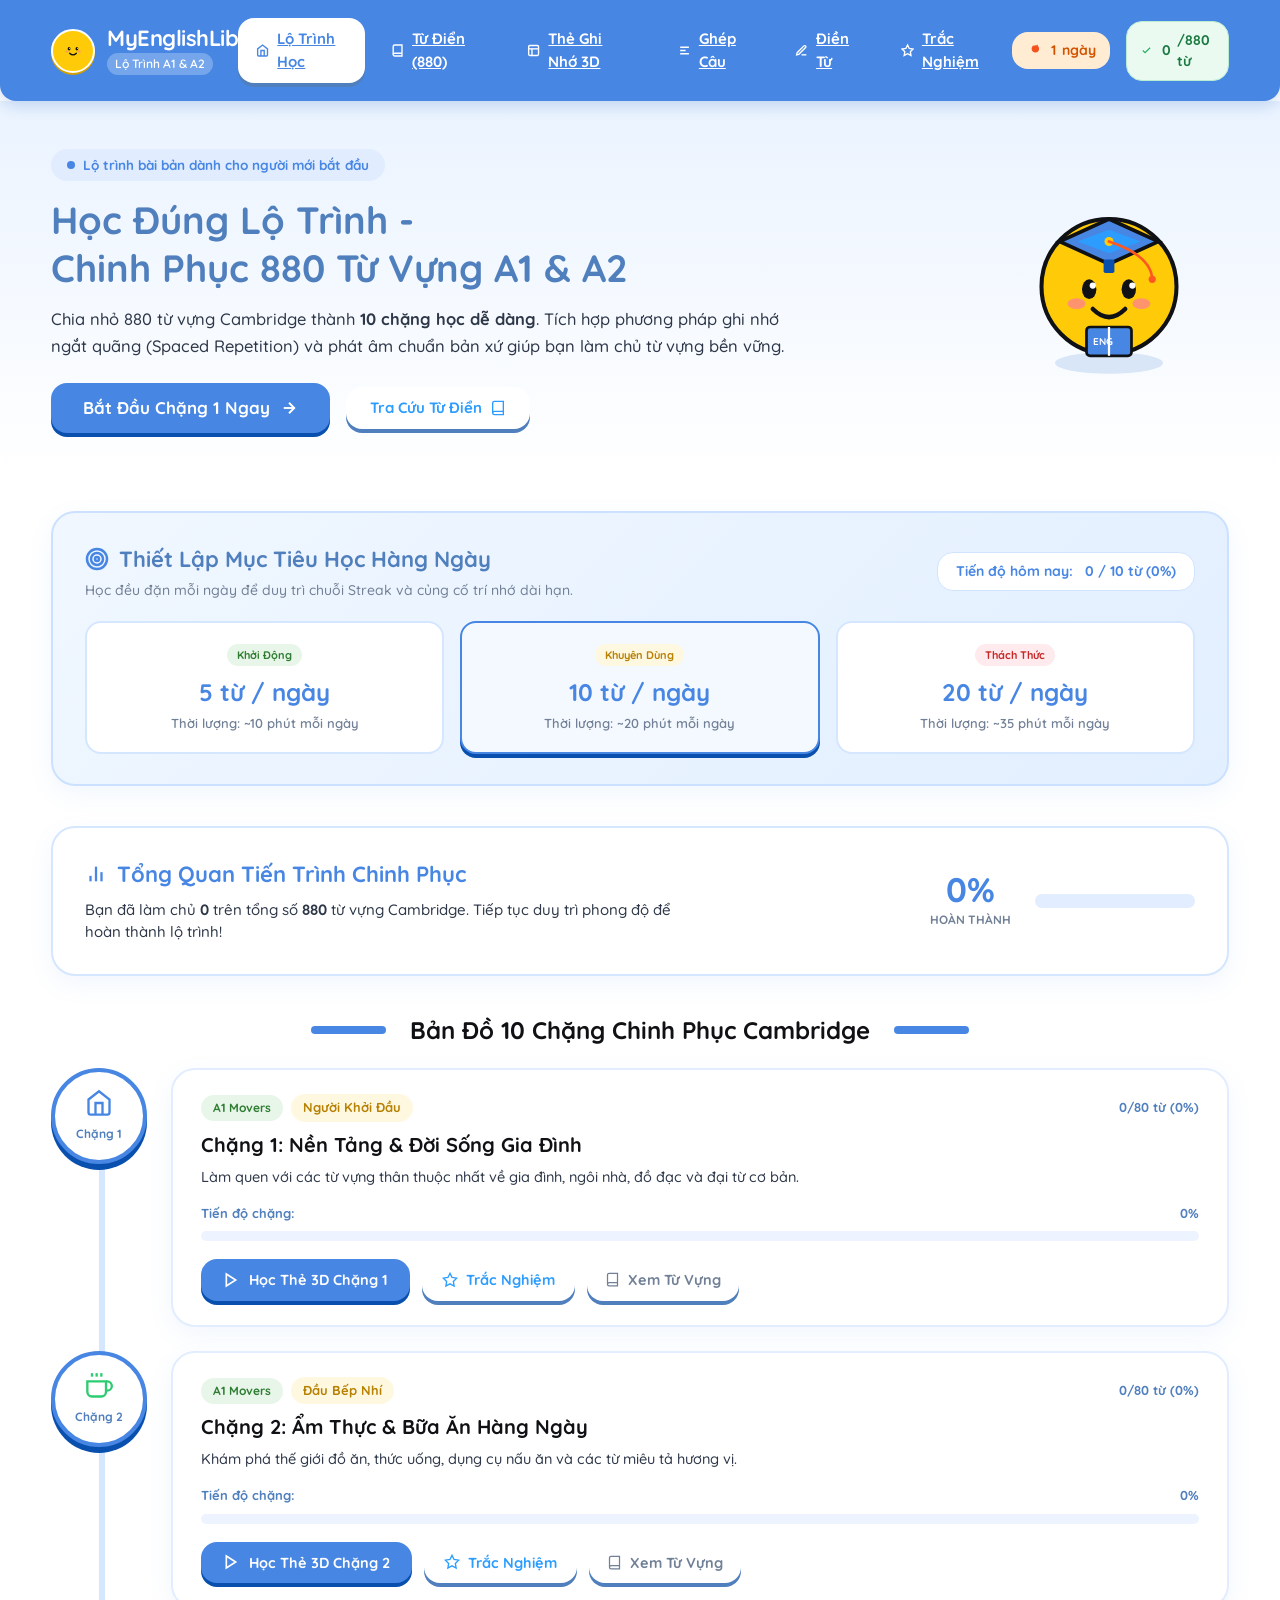
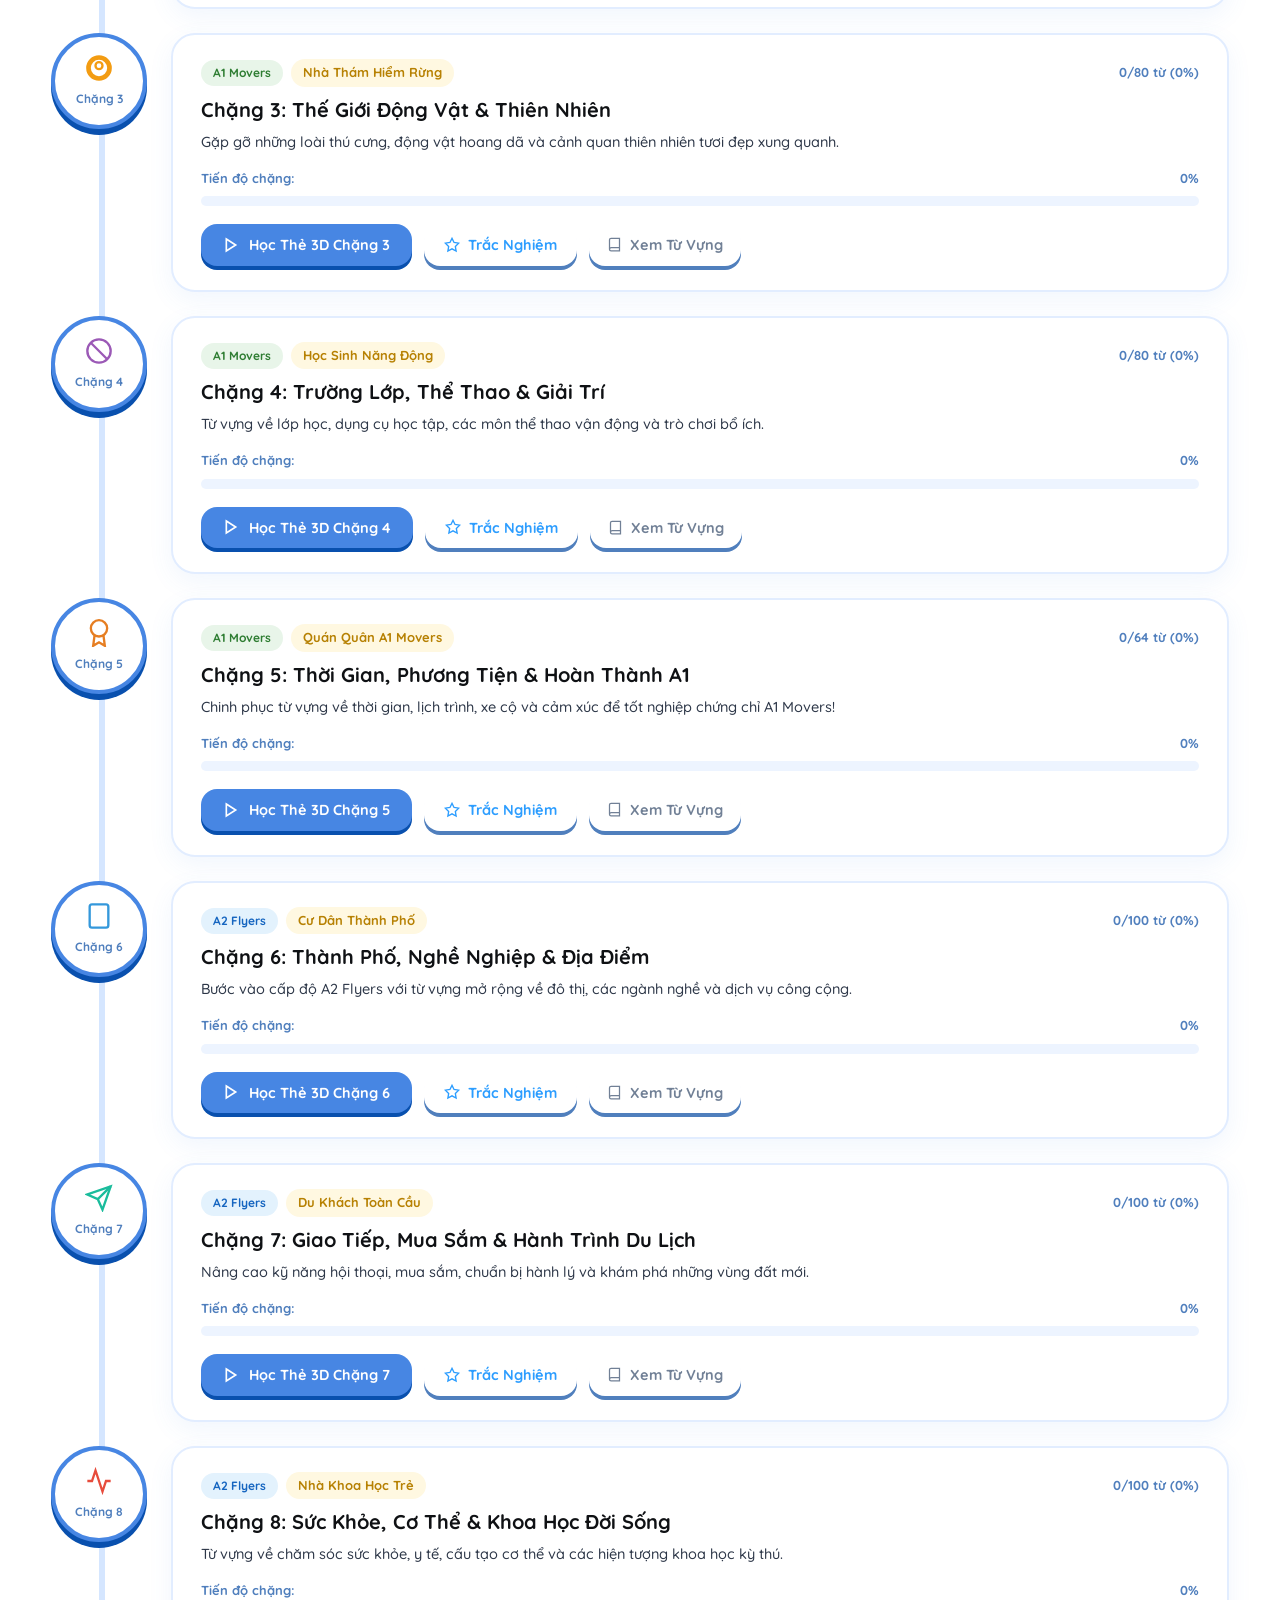
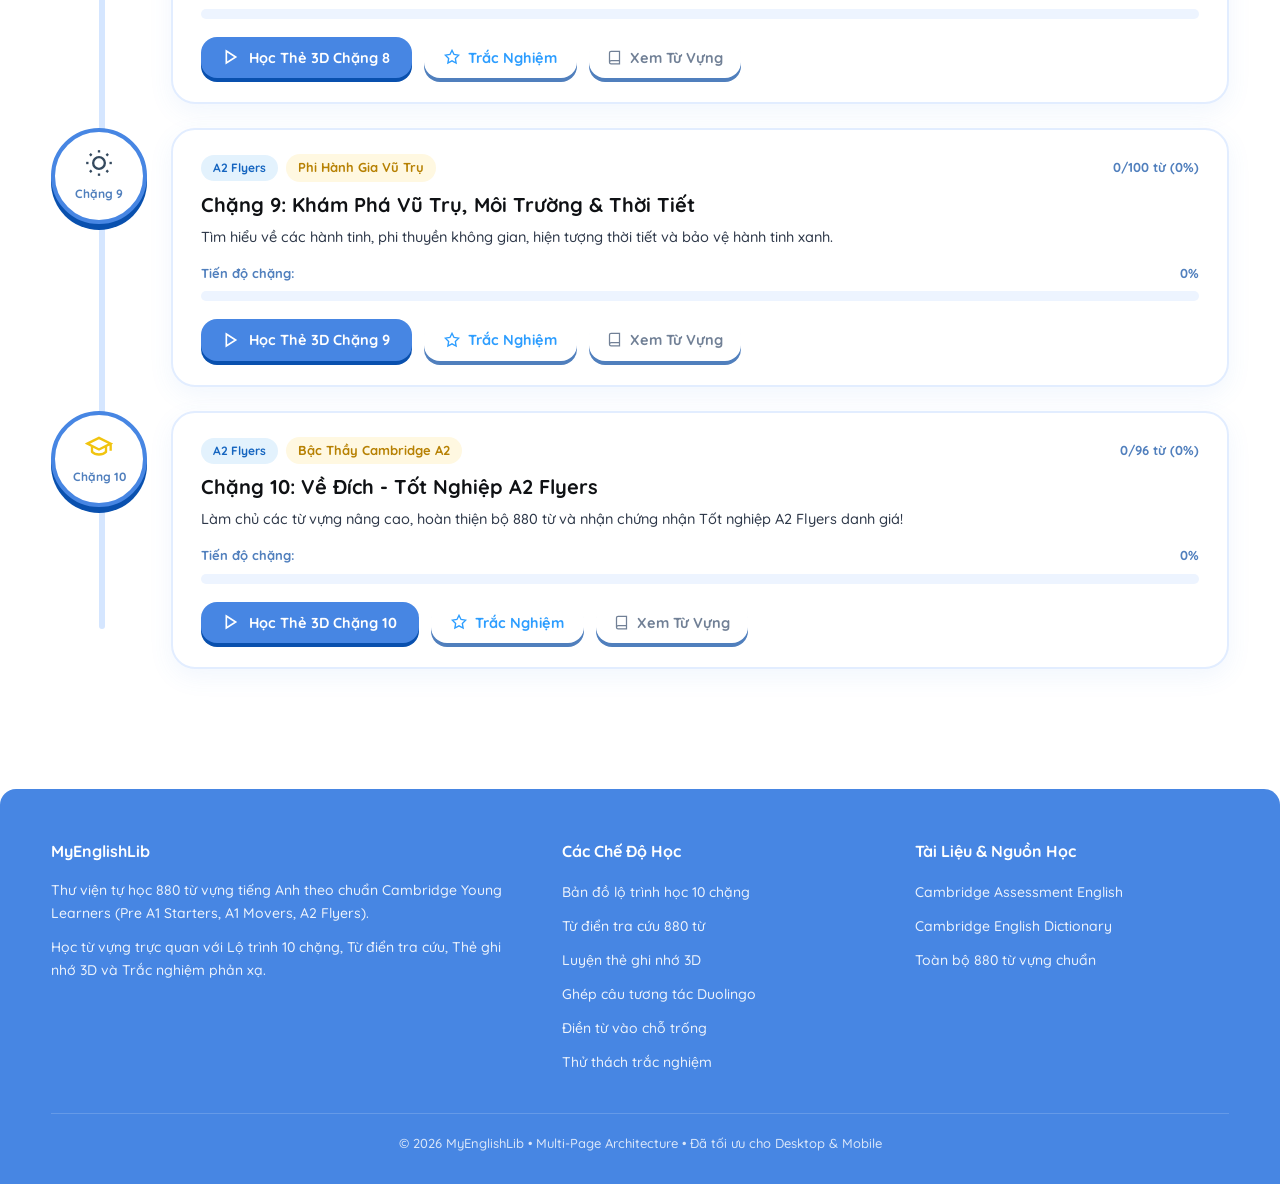
<file: index.html>
<!DOCTYPE html>
<html lang="vi">
<head>
  <meta charset="UTF-8">
  <meta name="viewport" content="width=device-width, initial-scale=1.0">
  <title>MyEnglishLib - Lộ Trình Học Từ Vựng Cambridge A1 & A2</title>
  <meta name="description" content="Lộ trình 10 chặng học từ vựng tiếng Anh chuẩn Cambridge A1 Movers và A2 Flyers cho người mới bắt đầu. Đặt mục tiêu học hàng ngày và theo dõi tiến độ.">

  <!-- Google Font: Quicksand (style.md) -->
  <link rel="preconnect" href="https://fonts.googleapis.com">
  <link rel="preconnect" href="https://fonts.gstatic.com" crossorigin>
  <link href="https://fonts.googleapis.com/css2?family=Quicksand:wght@400;500;600;700&display=swap" rel="stylesheet">

  <!-- Stylesheets -->
  <link rel="stylesheet" href="css/style.css">
  <link rel="stylesheet" href="css/components.css">
  <link rel="stylesheet" href="css/roadmap.css">
  <link rel="icon" href="data:image/svg+xml,<svg xmlns='http://www.w3.org/2000/svg' viewBox='0 0 100 100'><circle cx='50' cy='50' r='46' fill='%23FFCB08'/><circle cx='36' cy='42' r='6' fill='%230F1114'/><circle cx='64' cy='42' r='6' fill='%230F1114'/><path d='M38 60 Q50 72 62 60' stroke='%230F1114' stroke-width='5' fill='none' stroke-linecap='round'/></svg>">
</head>
<body>

  <div class="app-shell">

    <!-- HEADER NAVBAR -->
    <header class="mochi-header">
      <a href="index.html" class="header-brand">
        <div class="brand-icon">
          <svg width="28" height="28" viewBox="0 0 100 100">
            <circle cx="50" cy="50" r="44" fill="#FFCB08" />
            <ellipse cx="36" cy="42" rx="5" ry="6" fill="#0F1114" />
            <ellipse cx="64" cy="42" rx="5" ry="6" fill="#0F1114" />
            <circle cx="38" cy="40" r="2" fill="#FFFFFF" />
            <circle cx="66" cy="40" r="2" fill="#FFFFFF" />
            <ellipse cx="28" cy="52" rx="6" ry="3.5" fill="#FF8A80" opacity="0.8" />
            <ellipse cx="72" cy="52" rx="6" ry="3.5" fill="#FF8A80" opacity="0.8" />
            <path d="M38 58 Q50 70 62 58" stroke="#0F1114" stroke-width="4.5" fill="none" stroke-linecap="round" />
          </svg>
        </div>
        <div class="brand-title-group">
          <h1>MyEnglishLib</h1>
          <span>Lộ Trình A1 & A2</span>
        </div>
      </a>

      <!-- Navigation Links -->
      <nav class="header-nav">
        <a href="index.html" class="nav-tab-btn active">
          <svg width="17" height="17" viewBox="0 0 24 24" fill="none" stroke="currentColor" stroke-width="2.5"><path d="M3 9l9-7 9 7v11a2 2 0 0 1-2 2H5a2 2 0 0 1-2-2z"></path><polyline points="9 22 9 12 15 12 15 22"></polyline></svg>
          Lộ Trình Học
        </a>
        <a href="dictionary.html" class="nav-tab-btn">
          <svg width="17" height="17" viewBox="0 0 24 24" fill="none" stroke="currentColor" stroke-width="2.5"><path d="M4 19.5A2.5 2.5 0 0 1 6.5 17H20"></path><path d="M6.5 2H20v20H6.5A2.5 2.5 0 0 1 4 19.5v-15A2.5 2.5 0 0 1 6.5 2z"></path></svg>
          Từ Điển (880)
        </a>
        <a href="flashcard.html" class="nav-tab-btn">
          <svg width="17" height="17" viewBox="0 0 24 24" fill="none" stroke="currentColor" stroke-width="2.5"><rect x="3" y="3" width="18" height="18" rx="2" ry="2"></rect><line x1="3" y1="9" x2="21" y2="9"></line><line x1="9" y1="21" x2="9" y2="9"></line></svg>
          Thẻ Ghi Nhớ 3D
        </a>
        <a href="scramble.html" class="nav-tab-btn">
          <svg width="17" height="17" viewBox="0 0 24 24" fill="none" stroke="currentColor" stroke-width="2.5"><path d="M4 6h16M4 12h10M4 18h16"></path></svg>
          Ghép Câu
        </a>
        <a href="fill-blank.html" class="nav-tab-btn">
          <svg width="17" height="17" viewBox="0 0 24 24" fill="none" stroke="currentColor" stroke-width="2.5"><path d="M12 20h9"></path><path d="M16.5 3.5a2.121 2.121 0 0 1 3 3L7 19l-4 1 1-4L16.5 3.5z"></path></svg>
          Điền Từ
        </a>
        <a href="quiz.html" class="nav-tab-btn">
          <svg width="17" height="17" viewBox="0 0 24 24" fill="none" stroke="currentColor" stroke-width="2.5"><path d="M12 2l3.09 6.26L22 9.27l-5 4.87 1.18 6.88L12 17.77l-6.18 3.25L7 14.14 2 9.27l6.91-1.01L12 2z"></path></svg>
          Trắc Nghiệm
        </a>
      </nav>

      <!-- Stats Bar with Vector SVGs (Streak & Learned Count, XP removed) -->
      <div class="header-stats">
        <div class="stat-chip streak" title="Chuỗi ngày học liên tục">
          <svg width="15" height="15" viewBox="0 0 24 24" fill="#F4511E" style="vertical-align: -2px; margin-right: 4px;"><path d="M12 2c-.6 2.5-3 4.5-3 7 0 3.3 2.7 6 6 6s6-2.7 6-6c0-2.5-2.4-4.5-3-7 0 0-1 2-2 2s-1.5-1-1.5-1-1 1.5-2.5 1.5S12 2 12 2z"/></svg>
          <span id="statStreak">1</span> ngày
        </div>
        <div class="stat-chip learned" title="Số từ vựng đã thuộc">
          <svg width="15" height="15" viewBox="0 0 24 24" fill="none" stroke="#27ae60" stroke-width="2.5" style="vertical-align: -2px; margin-right: 4px;"><polyline points="20 6 9 17 4 12"></polyline></svg>
          <span id="statLearnedCount">0</span>/880 từ
        </div>
      </div>
    </header>

    <!-- HERO BANNER -->
    <section class="mochi-hero-banner">
      <div class="hero-content">
        <div class="hero-badge">
          <span style="display:inline-block; width:8px; height:8px; background:var(--primary-blue); border-radius:50%;"></span>
          Lộ trình bài bản dành cho người mới bắt đầu
        </div>
        <h2 class="hero-title">
          Học Đúng Lộ Trình -<br>Chinh Phục 880 Từ Vựng A1 & A2
        </h2>
        <p class="hero-desc">
          Chia nhỏ 880 từ vựng Cambridge thành <strong>10 chặng học dễ dàng</strong>. Tích hợp phương pháp ghi nhớ ngắt quãng (Spaced Repetition) và phát âm chuẩn bản xứ giúp bạn làm chủ từ vựng bền vững.
        </p>
        <div class="hero-actions">
          <a href="#stage-1" class="btn-3d-primary">
            Bắt Đầu Chặng 1 Ngay
            <svg width="18" height="18" viewBox="0 0 24 24" fill="none" stroke="currentColor" stroke-width="2.5"><line x1="5" y1="12" x2="19" y2="12"></line><polyline points="12 5 19 12 12 19"></polyline></svg>
          </a>
          <a href="dictionary.html" class="btn-3d-secondary">
            Tra Cứu Từ Điển
            <svg width="16" height="16" viewBox="0 0 24 24" fill="none" stroke="currentColor" stroke-width="2"><path d="M4 19.5A2.5 2.5 0 0 1 6.5 17H20"></path><path d="M6.5 2H20v20H6.5A2.5 2.5 0 0 1 4 19.5v-15A2.5 2.5 0 0 1 6.5 2z"></path></svg>
          </a>
        </div>
      </div>

      <div class="hero-graphic">
        <svg class="mascot-avatar" viewBox="0 0 200 200" fill="none" xmlns="http://www.w3.org/2000/svg">
          <ellipse cx="100" cy="180" rx="60" ry="12" fill="#d9e6f7" />
          <circle cx="100" cy="95" r="75" fill="#FFCB08" stroke="#0F1114" stroke-width="4.5" />
          <polygon points="100,20 155,45 100,70 45,45" fill="#4786E3" stroke="#0F1114" stroke-width="4" />
          <polygon points="100,58 135,45 100,32 65,45" fill="#2C9DFF" />
          <rect x="94" y="65" width="12" height="15" fill="#0950AE" rx="2" />
          <circle cx="100" cy="45" r="5" fill="#FFCB08" />
          <path d="M100 45 Q145 60 148 85" stroke="#FF5722" stroke-width="3" fill="none" stroke-linecap="round" />
          <circle cx="148" cy="87" r="4" fill="#FF5722" />
          <ellipse cx="78" cy="98" rx="8" ry="11" fill="#0F1114" />
          <ellipse cx="122" cy="98" rx="8" ry="11" fill="#0F1114" />
          <circle cx="82" cy="94" r="3.5" fill="#FFFFFF" />
          <circle cx="126" cy="94" r="3.5" fill="#FFFFFF" />
          <ellipse cx="64" cy="114" rx="10" ry="6" fill="#FF8A80" opacity="0.85" />
          <ellipse cx="136" cy="114" rx="10" ry="6" fill="#FF8A80" opacity="0.85" />
          <path d="M82 120 Q100 138 118 120" stroke="#0F1114" stroke-width="5" fill="none" stroke-linecap="round" />
          <rect x="75" y="140" width="50" height="32" rx="4" fill="#4786E3" stroke="#0F1114" stroke-width="3" />
          <line x1="100" y1="140" x2="100" y2="172" stroke="#FFFFFF" stroke-width="2.5" />
          <text x="82" y="160" font-family="Quicksand, sans-serif" font-weight="bold" font-size="11" fill="#FFFFFF">ENG</text>
        </svg>
      </div>
    </section>

    <!-- MAIN ROADMAP CONTAINER -->
    <main class="main-container">

      <!-- DAILY GOAL COMPONENT -->
      <div id="dailyGoalSection">
        <!-- Injected via roadmap-page.js -->
      </div>

      <!-- OVERALL PROGRESS SUMMARY -->
      <div id="overallSummaryCard">
        <!-- Injected via roadmap-page.js -->
      </div>

      <!-- SECTION TITLE -->
      <div class="mochi-section-header">
        <span class="pill-bar"></span>
        <h2>Bản Đồ 10 Chặng Chinh Phục Cambridge</h2>
        <span class="pill-bar"></span>
      </div>

      <!-- 10-STAGE ROADMAP TRAIL -->
      <div class="roadmap-container" id="roadmapTrailContainer">
        <!-- Injected dynamically via roadmap-page.js -->
      </div>

    </main>

    <!-- FOOTER -->
    <footer class="mochi-footer">
      <div class="footer-grid">
        <div class="footer-col">
          <h3>MyEnglishLib</h3>
          <p>Thư viện tự học 880 từ vựng tiếng Anh theo chuẩn Cambridge Young Learners (Pre A1 Starters, A1 Movers, A2 Flyers).</p>
          <p>Học từ vựng trực quan với Lộ trình 10 chặng, Từ điển tra cứu, Thẻ ghi nhớ 3D và Trắc nghiệm phản xạ.</p>
        </div>
        <div class="footer-col">
          <h3>Các Chế Độ Học</h3>
          <ul class="footer-links">
            <li><a href="index.html">Bản đồ lộ trình học 10 chặng</a></li>
            <li><a href="dictionary.html">Từ điển tra cứu 880 từ</a></li>
            <li><a href="flashcard.html">Luyện thẻ ghi nhớ 3D</a></li>
            <li><a href="scramble.html">Ghép câu tương tác Duolingo</a></li>
            <li><a href="fill-blank.html">Điền từ vào chỗ trống</a></li>
            <li><a href="quiz.html">Thử thách trắc nghiệm</a></li>
          </ul>
        </div>
        <div class="footer-col">
          <h3>Tài Liệu & Nguồn Học</h3>
          <ul class="footer-links">
            <li><a href="https://www.cambridgeenglish.org/exams-and-tests/qualifications/young-learners/" target="_blank">Cambridge Assessment English</a></li>
            <li><a href="https://dictionary.cambridge.org/" target="_blank">Cambridge English Dictionary</a></li>
            <li><a href="dictionary.html">Toàn bộ 880 từ vựng chuẩn</a></li>
          </ul>
        </div>
      </div>
      <div class="footer-bottom">
        &copy; 2026 MyEnglishLib • Multi-Page Architecture • Đã tối ưu cho Desktop & Mobile
      </div>
    </footer>

  </div>

  <script type="module" src="js/roadmap-page.js"></script>
</body>
</html>
</file>
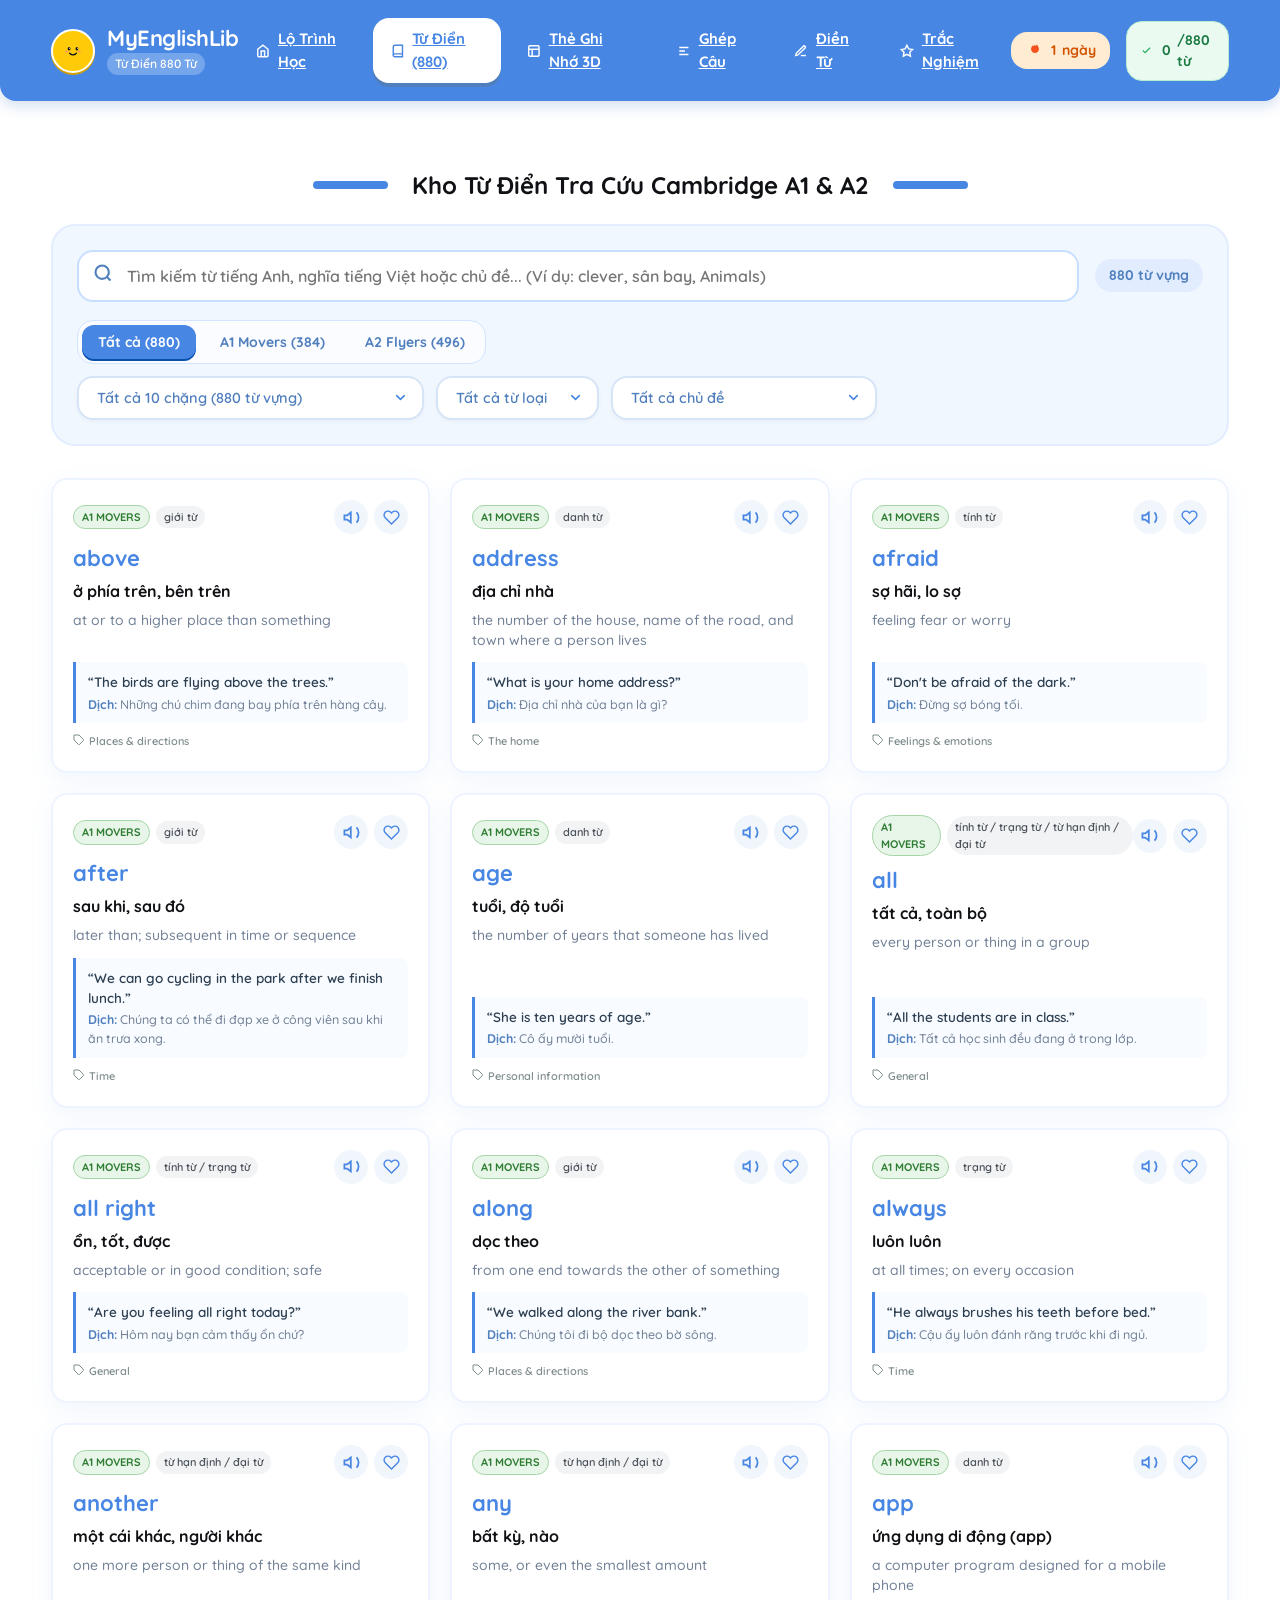
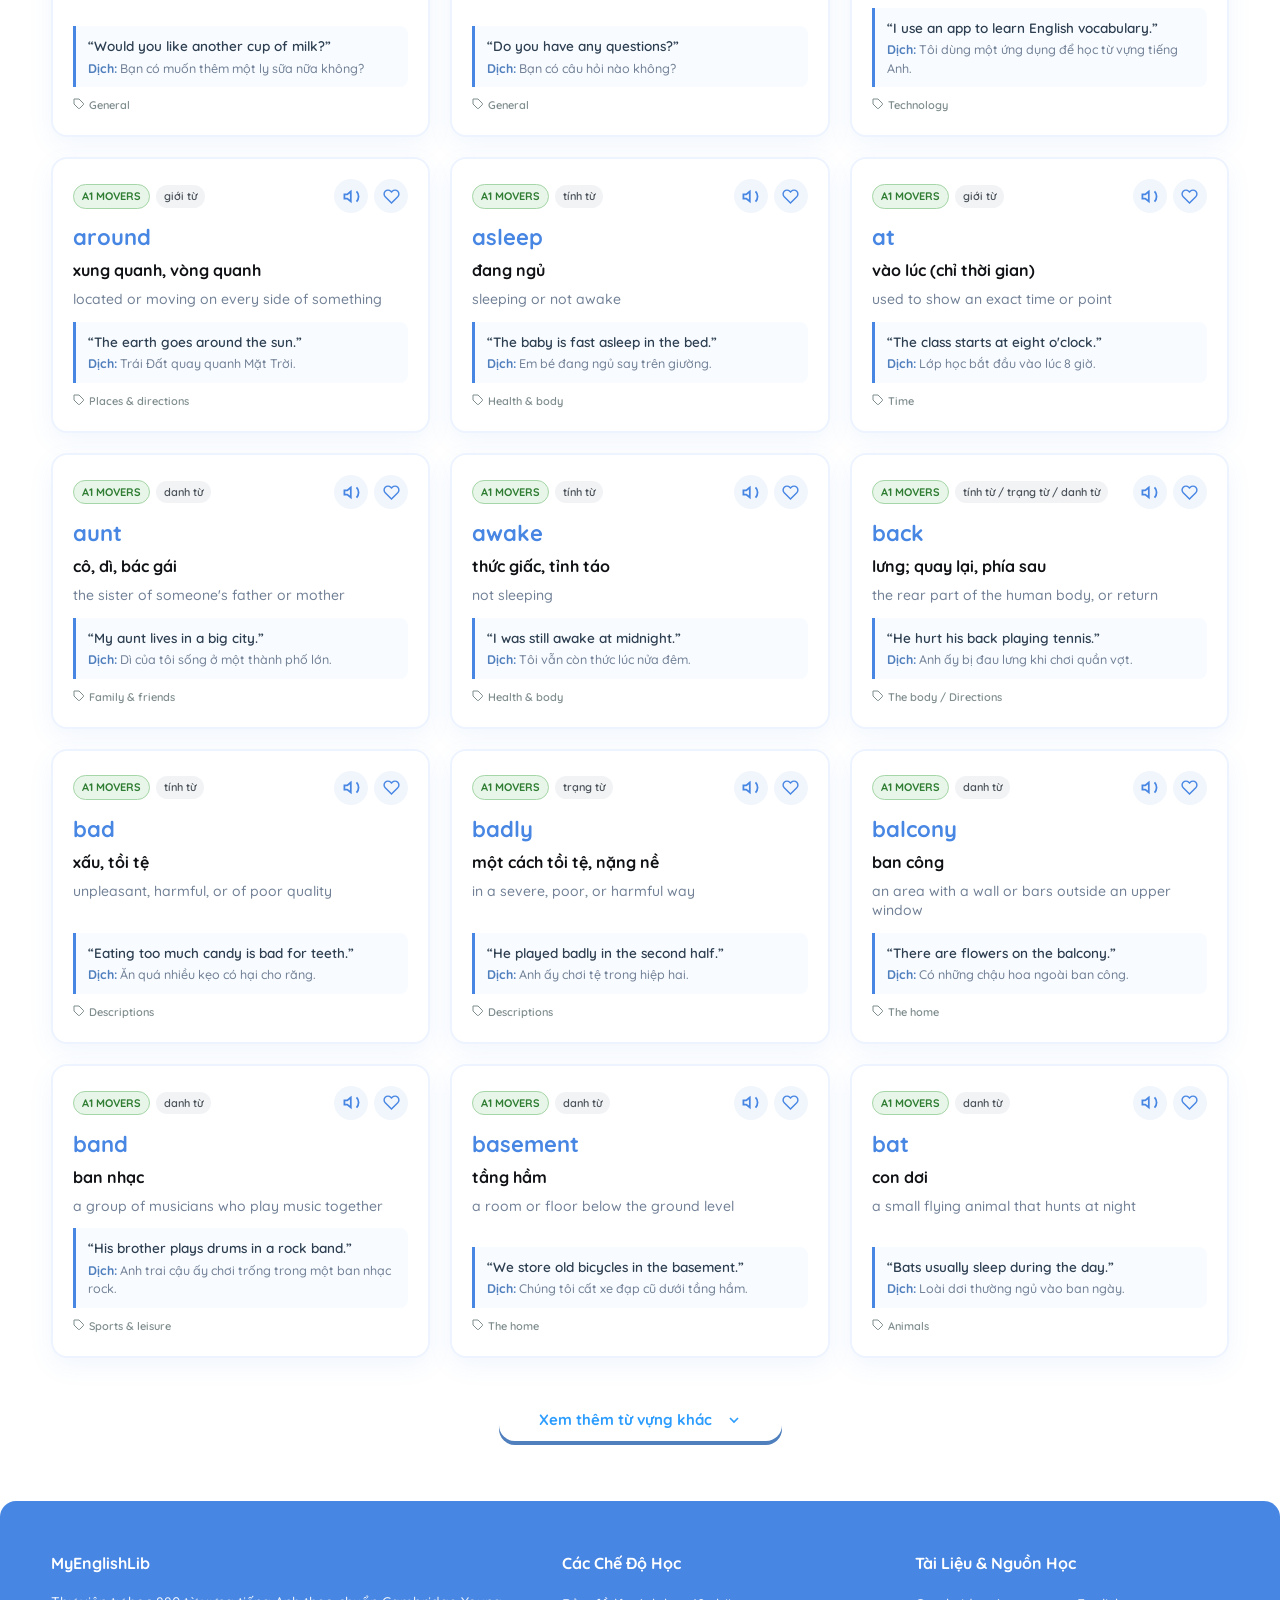
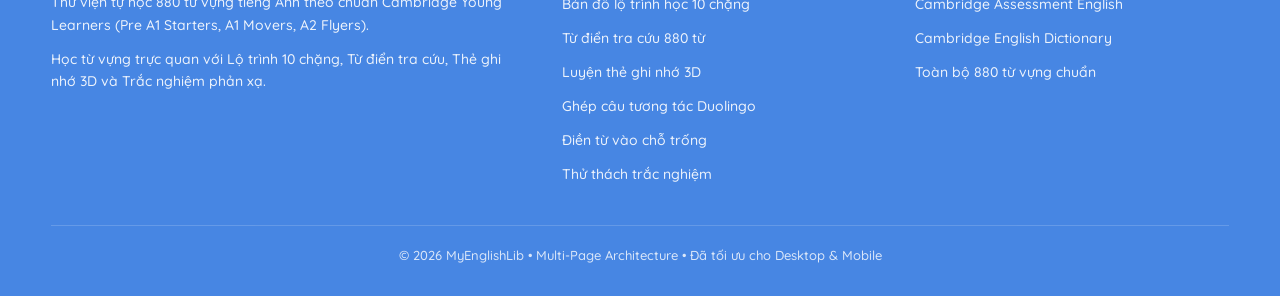
<file: dictionary.html>
<!DOCTYPE html>
<html lang="vi">
<head>
  <meta charset="UTF-8">
  <meta name="viewport" content="width=device-width, initial-scale=1.0">
  <title>MyEnglishLib - Từ Điển & Tra Cứu 880 Từ Vựng Cambridge A1 & A2</title>
  <meta name="description" content="Tra cứu toàn bộ 880 từ vựng Cambridge A1 Movers và A2 Flyers. Lọc theo chặng học, từ loại, chủ đề và phát âm chuẩn bản xứ.">

  <!-- Google Font: Quicksand (style.md) -->
  <link rel="preconnect" href="https://fonts.googleapis.com">
  <link rel="preconnect" href="https://fonts.gstatic.com" crossorigin>
  <link href="https://fonts.googleapis.com/css2?family=Quicksand:wght@400;500;600;700&display=swap" rel="stylesheet">

  <!-- Stylesheets -->
  <link rel="stylesheet" href="css/style.css">
  <link rel="stylesheet" href="css/components.css">
  <link rel="icon" href="data:image/svg+xml,<svg xmlns='http://www.w3.org/2000/svg' viewBox='0 0 100 100'><circle cx='50' cy='50' r='46' fill='%23FFCB08'/><circle cx='36' cy='42' r='6' fill='%230F1114'/><circle cx='64' cy='42' r='6' fill='%230F1114'/><path d='M38 60 Q50 72 62 60' stroke='%230F1114' stroke-width='5' fill='none' stroke-linecap='round'/></svg>">
</head>
<body>

  <div class="app-shell">

    <!-- HEADER NAVBAR (style.md: Section 4.3) -->
    <header class="mochi-header">
      <a href="index.html" class="header-brand">
        <div class="brand-icon">
          <svg width="28" height="28" viewBox="0 0 100 100">
            <circle cx="50" cy="50" r="44" fill="#FFCB08" />
            <ellipse cx="36" cy="42" rx="5" ry="6" fill="#0F1114" />
            <ellipse cx="64" cy="42" rx="5" ry="6" fill="#0F1114" />
            <circle cx="38" cy="40" r="2" fill="#FFFFFF" />
            <circle cx="66" cy="40" r="2" fill="#FFFFFF" />
            <ellipse cx="28" cy="52" rx="6" ry="3.5" fill="#FF8A80" opacity="0.8" />
            <ellipse cx="72" cy="52" rx="6" ry="3.5" fill="#FF8A80" opacity="0.8" />
            <path d="M38 58 Q50 70 62 58" stroke="#0F1114" stroke-width="4.5" fill="none" stroke-linecap="round" />
          </svg>
        </div>
        <div class="brand-title-group">
          <h1>MyEnglishLib</h1>
          <span>Từ Điển 880 Từ</span>
        </div>
      </a>

      <!-- Navigation Links -->
      <nav class="header-nav">
        <a href="index.html" class="nav-tab-btn">
          <svg width="18" height="18" viewBox="0 0 24 24" fill="none" stroke="currentColor" stroke-width="2.5"><path d="M3 9l9-7 9 7v11a2 2 0 0 1-2 2H5a2 2 0 0 1-2-2z"></path><polyline points="9 22 9 12 15 12 15 22"></polyline></svg>
          Lộ Trình Học
        </a>
        <a href="dictionary.html" class="nav-tab-btn active">
          <svg width="18" height="18" viewBox="0 0 24 24" fill="none" stroke="currentColor" stroke-width="2.5"><path d="M4 19.5A2.5 2.5 0 0 1 6.5 17H20"></path><path d="M6.5 2H20v20H6.5A2.5 2.5 0 0 1 4 19.5v-15A2.5 2.5 0 0 1 6.5 2z"></path></svg>
          Từ Điển (880)
        </a>
        <a href="flashcard.html" class="nav-tab-btn">
          <svg width="18" height="18" viewBox="0 0 24 24" fill="none" stroke="currentColor" stroke-width="2.5"><rect x="3" y="3" width="18" height="18" rx="2" ry="2"></rect><line x1="3" y1="9" x2="21" y2="9"></line><line x1="9" y1="21" x2="9" y2="9"></line></svg>
          Thẻ Ghi Nhớ 3D
        </a>
        <a href="scramble.html" class="nav-tab-btn">
          <svg width="18" height="18" viewBox="0 0 24 24" fill="none" stroke="currentColor" stroke-width="2.5"><path d="M4 6h16M4 12h10M4 18h16"></path></svg>
          Ghép Câu
        </a>
        <a href="fill-blank.html" class="nav-tab-btn">
          <svg width="18" height="18" viewBox="0 0 24 24" fill="none" stroke="currentColor" stroke-width="2.5"><path d="M12 20h9"></path><path d="M16.5 3.5a2.121 2.121 0 0 1 3 3L7 19l-4 1 1-4L16.5 3.5z"></path></svg>
          Điền Từ
        </a>
        <a href="quiz.html" class="nav-tab-btn">
          <svg width="18" height="18" viewBox="0 0 24 24" fill="none" stroke="currentColor" stroke-width="2.5"><path d="M12 2l3.09 6.26L22 9.27l-5 4.87 1.18 6.88L12 17.77l-6.18 3.25L7 14.14 2 9.27l6.91-1.01L12 2z"></path></svg>
          Trắc Nghiệm
        </a>
      </nav>

      <div class="header-stats">
        <div class="stat-chip streak" title="Chuỗi ngày học liên tục">
          <svg width="16" height="16" viewBox="0 0 24 24" fill="#F4511E" style="vertical-align: -2px; margin-right: 4px;"><path d="M12 2c-.6 2.5-3 4.5-3 7 0 3.3 2.7 6 6 6s6-2.7 6-6c0-2.5-2.4-4.5-3-7 0 0-1 2-2 2s-1.5-1-1.5-1-1 1.5-2.5 1.5S12 2 12 2z"/></svg><span id="statStreak">1</span> ngày
        </div>
        <div class="stat-chip learned" title="Số từ vựng đã thuộc">
          <svg width="15" height="15" viewBox="0 0 24 24" fill="none" stroke="#27ae60" stroke-width="2.5" style="vertical-align: -2px; margin-right: 4px;"><polyline points="20 6 9 17 4 12"></polyline></svg><span id="statLearnedCount">0</span>/880 từ
        </div>
      </div>
    </header>

    <!-- MAIN CONTENT CONTAINER -->
    <main class="main-container">

      <!-- SECTION TITLE WITH PILL BARS (style.md: Section 4.2) -->
      <div class="mochi-section-header">
        <span class="pill-bar"></span>
        <h2>Kho Từ Điển Tra Cứu Cambridge A1 & A2</h2>
        <span class="pill-bar"></span>
      </div>

      <!-- FILTER & SEARCH PANEL -->
      <div class="controls-panel">
        <div class="search-row">
          <div class="search-input-wrapper">
            <span class="search-icon">
              <svg width="20" height="20" viewBox="0 0 24 24" fill="none" stroke="currentColor" stroke-width="2.5"><circle cx="11" cy="11" r="8"></circle><line x1="21" y1="21" x2="16.65" y2="16.65"></line></svg>
            </span>
            <input type="text" id="searchInput" placeholder="Tìm kiếm từ tiếng Anh, nghĩa tiếng Việt hoặc chủ đề... (Ví dụ: clever, sân bay, Animals)" autocomplete="off">
          </div>
          <div class="result-count-badge" id="resultCountBadge">880 từ vựng</div>
        </div>

        <div class="filter-tags-row">
          <!-- Level Selector -->
          <div class="level-selector-group">
            <button class="level-btn active" data-level="all">Tất cả (880)</button>
            <button class="level-btn" data-level="A1">A1 Movers (384)</button>
            <button class="level-btn" data-level="A2">A2 Flyers (496)</button>
          </div>

          <!-- Dropdowns -->
          <div class="dropdown-group">
            <select class="custom-select" id="filterStage" aria-label="Lọc theo chặng lộ trình">
              <option value="all">Tất cả chặng học (1-10)</option>
            </select>
            <select class="custom-select" id="filterPos" aria-label="Lọc theo từ loại">
              <option value="all">Tất cả từ loại</option>
            </select>
            <select class="custom-select" id="filterTopic" aria-label="Lọc theo chủ đề">
              <option value="all">Tất cả chủ đề</option>
            </select>
          </div>
        </div>
      </div>

      <!-- VOCABULARY GRID -->
      <section id="sectionDictionary">
        <div class="vocab-grid" id="vocabGrid">
          <!-- Injected dynamically via JS -->
        </div>

        <div style="text-align: center; margin-top: 40px;">
          <button class="btn-3d-secondary" id="btnLoadMore" style="display: none; padding: 12px 40px;">
            Xem thêm từ vựng khác
            <svg width="16" height="16" viewBox="0 0 24 24" fill="none" stroke="currentColor" stroke-width="2.5" style="margin-left: 6px; vertical-align: -2px;"><polyline points="6 9 12 15 18 9"></polyline></svg>
          </button>
        </div>
      </section>

    </main>

    <!-- FOOTER -->
    <footer class="mochi-footer">
      <div class="footer-grid">
        <div class="footer-col">
          <h3>MyEnglishLib</h3>
          <p>Thư viện tự học 880 từ vựng tiếng Anh theo chuẩn Cambridge Young Learners (Pre A1 Starters, A1 Movers, A2 Flyers).</p>
          <p>Học từ vựng trực quan với Lộ trình 10 chặng, Từ điển tra cứu, Thẻ ghi nhớ 3D và Trắc nghiệm phản xạ.</p>
        </div>
        <div class="footer-col">
          <h3>Các Chế Độ Học</h3>
          <ul class="footer-links">
            <li><a href="index.html">Bản đồ lộ trình học 10 chặng</a></li>
            <li><a href="dictionary.html">Từ điển tra cứu 880 từ</a></li>
            <li><a href="flashcard.html">Luyện thẻ ghi nhớ 3D</a></li>
            <li><a href="scramble.html">Ghép câu tương tác Duolingo</a></li>
            <li><a href="fill-blank.html">Điền từ vào chỗ trống</a></li>
            <li><a href="quiz.html">Thử thách trắc nghiệm</a></li>
          </ul>
        </div>
        <div class="footer-col">
          <h3>Tài Liệu & Nguồn Học</h3>
          <ul class="footer-links">
            <li><a href="https://www.cambridgeenglish.org/exams-and-tests/qualifications/young-learners/" target="_blank">Cambridge Assessment English</a></li>
            <li><a href="https://dictionary.cambridge.org/" target="_blank">Cambridge English Dictionary</a></li>
            <li><a href="dictionary.html">Toàn bộ 880 từ vựng chuẩn</a></li>
          </ul>
        </div>
      </div>
      <div class="footer-bottom">
        &copy; 2026 MyEnglishLib • Multi-Page Architecture • Đã tối ưu cho Desktop & Mobile
      </div>
    </footer>

  </div>

  <script type="module" src="js/dictionary-page.js"></script>
</body>
</html>
</file>
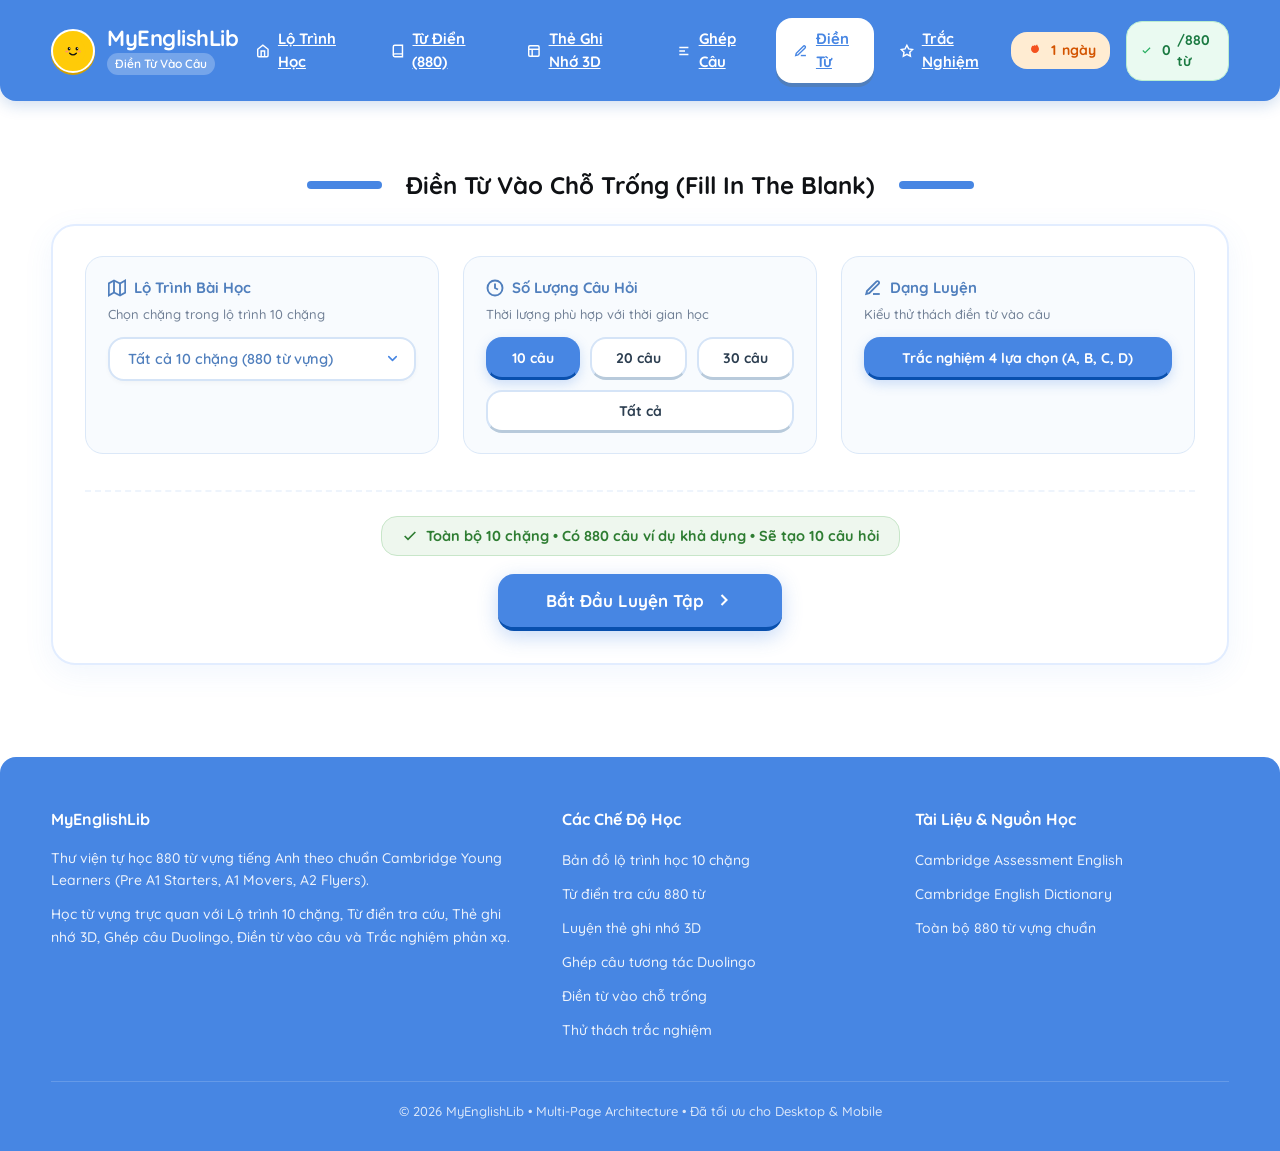
<file: fill-blank.html>
<!DOCTYPE html>
<html lang="vi">
<head>
  <meta charset="UTF-8">
  <meta name="viewport" content="width=device-width, initial-scale=1.0">
  <title>MyEnglishLib - Điền Từ Vào Chỗ Trống (Fill-in-the-blank Multiple Choice)</title>
  <meta name="description" content="Luyện tập bài tập điền từ vào chỗ trống trong câu tiếng Anh Cambridge A1 & A2 dưới hình thức trắc nghiệm 4 đáp án trực quan, phát âm chuẩn bản xứ.">

  <!-- Google Font: Quicksand -->
  <link rel="preconnect" href="https://fonts.googleapis.com">
  <link rel="preconnect" href="https://fonts.gstatic.com" crossorigin>
  <link href="https://fonts.googleapis.com/css2?family=Quicksand:wght@400;500;600;700&display=swap" rel="stylesheet">

  <!-- Stylesheets -->
  <link rel="stylesheet" href="css/style.css">
  <link rel="stylesheet" href="css/components.css">
  <link rel="stylesheet" href="css/fill-blank.css">
  <link rel="icon" href="data:image/svg+xml,<svg xmlns='http://www.w3.org/2000/svg' viewBox='0 0 100 100'><circle cx='50' cy='50' r='46' fill='%23FFCB08'/><circle cx='36' cy='42' r='6' fill='%230F1114'/><circle cx='64' cy='42' r='6' fill='%230F1114'/><path d='M38 60 Q50 72 62 60' stroke='%230F1114' stroke-width='5' fill='none' stroke-linecap='round'/></svg>">
</head>
<body>

  <div class="app-shell">

    <!-- HEADER NAVBAR -->
    <header class="mochi-header">
      <a href="index.html" class="header-brand">
        <div class="brand-icon">
          <svg width="28" height="28" viewBox="0 0 100 100">
            <circle cx="50" cy="50" r="44" fill="#FFCB08" />
            <ellipse cx="36" cy="42" rx="5" ry="6" fill="#0F1114" />
            <ellipse cx="64" cy="42" rx="5" ry="6" fill="#0F1114" />
            <circle cx="38" cy="40" r="2" fill="#FFFFFF" />
            <circle cx="66" cy="40" r="2" fill="#FFFFFF" />
            <ellipse cx="28" cy="52" rx="6" ry="3.5" fill="#FF8A80" opacity="0.8" />
            <ellipse cx="72" cy="52" rx="6" ry="3.5" fill="#FF8A80" opacity="0.8" />
            <path d="M38 58 Q50 70 62 58" stroke="#0F1114" stroke-width="4.5" fill="none" stroke-linecap="round" />
          </svg>
        </div>
        <div class="brand-title-group">
          <h1>MyEnglishLib</h1>
          <span>Điền Từ Vào Câu</span>
        </div>
      </a>

      <!-- Navigation Links -->
      <nav class="header-nav">
        <a href="index.html" class="nav-tab-btn">
          <svg width="18" height="18" viewBox="0 0 24 24" fill="none" stroke="currentColor" stroke-width="2.5"><path d="M3 9l9-7 9 7v11a2 2 0 0 1-2 2H5a2 2 0 0 1-2-2z"></path><polyline points="9 22 9 12 15 12 15 22"></polyline></svg>
          Lộ Trình Học
        </a>
        <a href="dictionary.html" class="nav-tab-btn">
          <svg width="18" height="18" viewBox="0 0 24 24" fill="none" stroke="currentColor" stroke-width="2.5"><path d="M4 19.5A2.5 2.5 0 0 1 6.5 17H20"></path><path d="M6.5 2H20v20H6.5A2.5 2.5 0 0 1 4 19.5v-15A2.5 2.5 0 0 1 6.5 2z"></path></svg>
          Từ Điển (880)
        </a>
        <a href="flashcard.html" class="nav-tab-btn">
          <svg width="18" height="18" viewBox="0 0 24 24" fill="none" stroke="currentColor" stroke-width="2.5"><rect x="3" y="3" width="18" height="18" rx="2" ry="2"></rect><line x1="3" y1="9" x2="21" y2="9"></line><line x1="9" y1="21" x2="9" y2="9"></line></svg>
          Thẻ Ghi Nhớ 3D
        </a>
        <a href="scramble.html" class="nav-tab-btn">
          <svg width="18" height="18" viewBox="0 0 24 24" fill="none" stroke="currentColor" stroke-width="2.5"><path d="M4 6h16M4 12h10M4 18h16"></path></svg>
          Ghép Câu
        </a>
        <a href="fill-blank.html" class="nav-tab-btn active">
          <svg width="18" height="18" viewBox="0 0 24 24" fill="none" stroke="currentColor" stroke-width="2.5"><path d="M12 20h9"></path><path d="M16.5 3.5a2.121 2.121 0 0 1 3 3L7 19l-4 1 1-4L16.5 3.5z"></path></svg>
          Điền Từ
        </a>
        <a href="quiz.html" class="nav-tab-btn">
          <svg width="18" height="18" viewBox="0 0 24 24" fill="none" stroke="currentColor" stroke-width="2.5"><path d="M12 2l3.09 6.26L22 9.27l-5 4.87 1.18 6.88L12 17.77l-6.18 3.25L7 14.14 2 9.27l6.91-1.01L12 2z"></path></svg>
          Trắc Nghiệm
        </a>
      </nav>

      <div class="header-stats">
        <div class="stat-chip streak" title="Chuỗi ngày học liên tục">
          <svg width="16" height="16" viewBox="0 0 24 24" fill="#F4511E" style="vertical-align: -2px; margin-right: 4px;"><path d="M12 2c-.6 2.5-3 4.5-3 7 0 3.3 2.7 6 6 6s6-2.7 6-6c0-2.5-2.4-4.5-3-7 0 0-1 2-2 2s-1.5-1-1.5-1-1 1.5-2.5 1.5S12 2 12 2z"/></svg><span id="statStreak">1</span> ngày
        </div>
        <div class="stat-chip learned" title="Số từ vựng đã thuộc">
          <svg width="15" height="15" viewBox="0 0 24 24" fill="none" stroke="#27ae60" stroke-width="2.5" style="vertical-align: -2px; margin-right: 4px;"><polyline points="20 6 9 17 4 12"></polyline></svg><span id="statLearnedCount">0</span>/880 từ
        </div>
      </div>
    </header>

    <!-- MAIN CONTENT CONTAINER -->
    <main class="main-container">

      <!-- SECTION TITLE WITH PILL BARS -->
      <div class="mochi-section-header">
        <span class="pill-bar"></span>
        <h2>Điền Từ Vào Chỗ Trống (Fill In The Blank)</h2>
        <span class="pill-bar"></span>
      </div>

      <!-- 1. SETUP VIEW (Shown before generating exercises) -->
      <section id="fillBlankSetupView">
        <div class="practice-setup-card">
          <div class="setup-grid">
            <!-- 1. Lộ trình bài học -->
            <div class="setup-field">
              <label class="setup-field-label" for="setupFillBlankStage">
                <svg width="18" height="18" viewBox="0 0 24 24" fill="none" stroke="currentColor" stroke-width="2.5"><polygon points="1 6 1 22 8 18 16 22 23 18 23 2 16 6 8 2 1 6"></polygon><line x1="8" y1="2" x2="8" y2="18"></line><line x1="16" y1="6" x2="16" y2="22"></line></svg>
                Lộ Trình Bài Học
              </label>
              <span class="setup-field-desc">Chọn chặng trong lộ trình 10 chặng</span>
              <select class="custom-select" id="setupFillBlankStage" aria-label="Chọn chặng lộ trình">
                <option value="all">Tất cả 10 chặng (880 từ vựng)</option>
              </select>
            </div>

            <!-- 2. Số Lượng Câu Hỏi -->
            <div class="setup-field">
              <label class="setup-field-label">
                <svg width="18" height="18" viewBox="0 0 24 24" fill="none" stroke="currentColor" stroke-width="2.5"><circle cx="12" cy="12" r="10"></circle><polyline points="12 6 12 12 16 14"></polyline></svg>
                Số Lượng Câu Hỏi
              </label>
              <span class="setup-field-desc">Thời lượng phù hợp với thời gian học</span>
              <div class="chip-selector" id="setupFillBlankCountGroup">
                <button type="button" class="chip-btn active" data-count="10">10 câu</button>
                <button type="button" class="chip-btn" data-count="20">20 câu</button>
                <button type="button" class="chip-btn" data-count="30">30 câu</button>
                <button type="button" class="chip-btn" data-count="all">Tất cả</button>
              </div>
            </div>

            <!-- 3. Dạng luyện -->
            <div class="setup-field">
              <label class="setup-field-label">
                <svg width="18" height="18" viewBox="0 0 24 24" fill="none" stroke="currentColor" stroke-width="2.5"><path d="M12 20h9"></path><path d="M16.5 3.5a2.121 2.121 0 0 1 3 3L7 19l-4 1 1-4L16.5 3.5z"></path></svg>
                Dạng Luyện
              </label>
              <span class="setup-field-desc">Kiểu thử thách điền từ vào câu</span>
              <div class="chip-selector" id="setupFillBlankModeGroup">
                <button type="button" class="chip-btn active" data-mode="4choices">Trắc nghiệm 4 lựa chọn (A, B, C, D)</button>
              </div>
            </div>
          </div>

          <!-- Setup Footer Action -->
          <div class="setup-footer">
            <div class="setup-summary-badge" id="setupFillBlankSummaryBadge">
              <svg width="16" height="16" viewBox="0 0 24 24" fill="none" stroke="currentColor" stroke-width="2.5"><polyline points="20 6 9 17 4 12"></polyline></svg>
              <span>Kho từ khả dụng: 880 câu ví dụ</span>
            </div>
            <button class="setup-btn-start" id="btnStartFillBlank">
              <span>Bắt Đầu Luyện Tập</span>
              <svg width="20" height="20" viewBox="0 0 24 24" fill="none" stroke="currentColor" stroke-width="2.5"><polyline points="9 18 15 12 9 6"></polyline></svg>
            </button>
          </div>
        </div>
      </section>

      <!-- 2. EXERCISE VIEW (Active practice session) -->
      <section id="fillBlankExerciseView" style="display: none;">
        <div class="exercise-top-bar">
          <div style="display: flex; align-items: center; gap: 10px;">
            <span class="badge-level" id="exerciseFillBlankScopeBadge">Chủ đề: Tất cả • 10 câu</span>
          </div>
          <button class="btn-reconfigure" id="btnReconfigFillBlank" title="Quay lại cài đặt để đổi chủ đề hoặc số câu">
            <svg width="16" height="16" viewBox="0 0 24 24" fill="none" stroke="currentColor" stroke-width="2.5"><circle cx="12" cy="12" r="3"></circle><path d="M19.4 15a1.65 1.65 0 0 0 .33 1.82l.06.06a2 2 0 0 1 0 2.83 2 2 0 0 1-2.83 0l-.06-.06a1.65 1.65 0 0 0-1.82-.33 1.65 1.65 0 0 0-1 1.51V21a2 2 0 0 1-2 2 2 2 0 0 1-2-2v-.09A1.65 1.65 0 0 0 9 19.4a1.65 1.65 0 0 0-1.82.33l-.06.06a2 2 0 0 1-2.83 0 2 2 0 0 1 0-2.83l.06-.06a1.65 1.65 0 0 0 .33-1.82 1.65 1.65 0 0 0-1.51-1H3a2 2 0 0 1-2-2 2 2 0 0 1 2-2h.09A1.65 1.65 0 0 0 4.6 9a1.65 1.65 0 0 0-.33-1.82l-.06-.06a2 2 0 0 1 0-2.83 2 2 0 0 1 2.83 0l.06.06a1.65 1.65 0 0 0 1.82.33H9a1.65 1.65 0 0 0 1-1.51V3a2 2 0 0 1 2-2 2 2 0 0 1 2 2v.09a1.65 1.65 0 0 0 1 1.51 1.65 1.65 0 0 0 1.82-.33l.06-.06a2 2 0 0 1 2.83 0 2 2 0 0 1 0 2.83l-.06.06a1.65 1.65 0 0 0-.33 1.82V9a1.65 1.65 0 0 0 1.51 1H21a2 2 0 0 1 2 2 2 2 0 0 1-2 2h-.09a1.65 1.65 0 0 0-1.51 1z"></path></svg>
            Đổi Thiết Lập Bài
          </button>
        </div>

        <!-- FILL BLANK COMPONENT MOUNT -->
        <div id="fillBlankContainer"></div>
      </section>

    </main>

    <!-- FOOTER -->
    <footer class="mochi-footer">
      <div class="footer-grid">
        <div class="footer-col">
          <h3>MyEnglishLib</h3>
          <p>Thư viện tự học 880 từ vựng tiếng Anh theo chuẩn Cambridge Young Learners (Pre A1 Starters, A1 Movers, A2 Flyers).</p>
          <p>Học từ vựng trực quan với Lộ trình 10 chặng, Từ điển tra cứu, Thẻ ghi nhớ 3D, Ghép câu Duolingo, Điền từ vào câu và Trắc nghiệm phản xạ.</p>
        </div>
        <div class="footer-col">
          <h3>Các Chế Độ Học</h3>
          <ul class="footer-links">
            <li><a href="index.html">Bản đồ lộ trình học 10 chặng</a></li>
            <li><a href="dictionary.html">Từ điển tra cứu 880 từ</a></li>
            <li><a href="flashcard.html">Luyện thẻ ghi nhớ 3D</a></li>
            <li><a href="scramble.html">Ghép câu tương tác Duolingo</a></li>
            <li><a href="fill-blank.html">Điền từ vào chỗ trống</a></li>
            <li><a href="quiz.html">Thử thách trắc nghiệm</a></li>
          </ul>
        </div>
        <div class="footer-col">
          <h3>Tài Liệu & Nguồn Học</h3>
          <ul class="footer-links">
            <li><a href="https://www.cambridgeenglish.org/exams-and-tests/qualifications/young-learners/" target="_blank">Cambridge Assessment English</a></li>
            <li><a href="https://dictionary.cambridge.org/" target="_blank">Cambridge English Dictionary</a></li>
            <li><a href="dictionary.html">Toàn bộ 880 từ vựng chuẩn</a></li>
          </ul>
        </div>
      </div>
      <div class="footer-bottom">
        &copy; 2026 MyEnglishLib • Multi-Page Architecture • Đã tối ưu cho Desktop & Mobile
      </div>
    </footer>

  </div>

  <script type="module" src="js/fill-blank-page.js"></script>
</body>
</html>
</file>
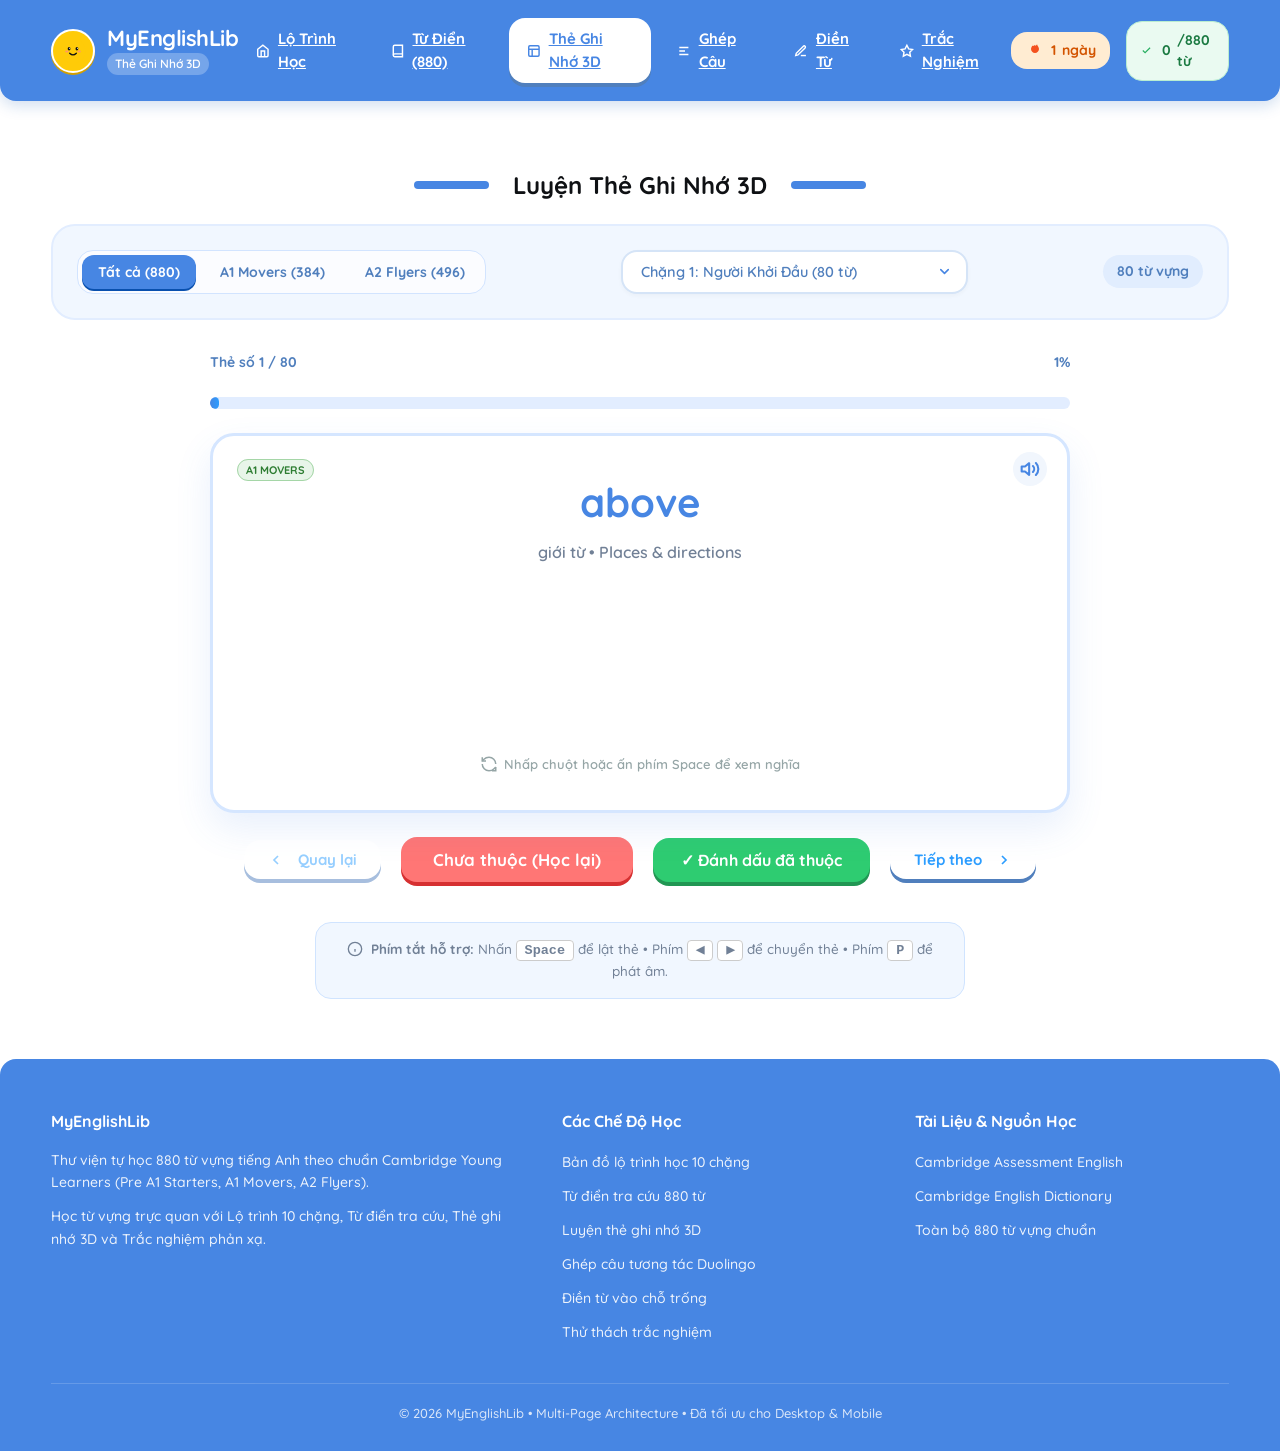
<file: flashcard.html>
<!DOCTYPE html>
<html lang="vi">
<head>
  <meta charset="UTF-8">
  <meta name="viewport" content="width=device-width, initial-scale=1.0">
  <title>MyEnglishLib - Thẻ Ghi Nhớ 3D Luyện Từ Vựng Cambridge</title>
  <meta name="description" content="Học từ vựng tiếng Anh qua thẻ Flashcard 3D sinh động, phát âm bản xứ chuẩn xác và theo dõi tiến độ theo từng chặng lộ trình.">

  <!-- Google Font: Quicksand (style.md) -->
  <link rel="preconnect" href="https://fonts.googleapis.com">
  <link rel="preconnect" href="https://fonts.gstatic.com" crossorigin>
  <link href="https://fonts.googleapis.com/css2?family=Quicksand:wght@400;500;600;700&display=swap" rel="stylesheet">

  <!-- Stylesheets -->
  <link rel="stylesheet" href="css/style.css">
  <link rel="stylesheet" href="css/components.css">
  <link rel="icon" href="data:image/svg+xml,<svg xmlns='http://www.w3.org/2000/svg' viewBox='0 0 100 100'><circle cx='50' cy='50' r='46' fill='%23FFCB08'/><circle cx='36' cy='42' r='6' fill='%230F1114'/><circle cx='64' cy='42' r='6' fill='%230F1114'/><path d='M38 60 Q50 72 62 60' stroke='%230F1114' stroke-width='5' fill='none' stroke-linecap='round'/></svg>">
</head>
<body>

  <div class="app-shell">

    <!-- HEADER NAVBAR (style.md: Section 4.3) -->
    <header class="mochi-header">
      <a href="index.html" class="header-brand">
        <div class="brand-icon">
          <svg width="28" height="28" viewBox="0 0 100 100">
            <circle cx="50" cy="50" r="44" fill="#FFCB08" />
            <ellipse cx="36" cy="42" rx="5" ry="6" fill="#0F1114" />
            <ellipse cx="64" cy="42" rx="5" ry="6" fill="#0F1114" />
            <circle cx="38" cy="40" r="2" fill="#FFFFFF" />
            <circle cx="66" cy="40" r="2" fill="#FFFFFF" />
            <ellipse cx="28" cy="52" rx="6" ry="3.5" fill="#FF8A80" opacity="0.8" />
            <ellipse cx="72" cy="52" rx="6" ry="3.5" fill="#FF8A80" opacity="0.8" />
            <path d="M38 58 Q50 70 62 58" stroke="#0F1114" stroke-width="4.5" fill="none" stroke-linecap="round" />
          </svg>
        </div>
        <div class="brand-title-group">
          <h1>MyEnglishLib</h1>
          <span>Thẻ Ghi Nhớ 3D</span>
        </div>
      </a>

      <!-- Navigation Links -->
      <nav class="header-nav">
        <a href="index.html" class="nav-tab-btn">
          <svg width="18" height="18" viewBox="0 0 24 24" fill="none" stroke="currentColor" stroke-width="2.5"><path d="M3 9l9-7 9 7v11a2 2 0 0 1-2 2H5a2 2 0 0 1-2-2z"></path><polyline points="9 22 9 12 15 12 15 22"></polyline></svg>
          Lộ Trình Học
        </a>
        <a href="dictionary.html" class="nav-tab-btn">
          <svg width="18" height="18" viewBox="0 0 24 24" fill="none" stroke="currentColor" stroke-width="2.5"><path d="M4 19.5A2.5 2.5 0 0 1 6.5 17H20"></path><path d="M6.5 2H20v20H6.5A2.5 2.5 0 0 1 4 19.5v-15A2.5 2.5 0 0 1 6.5 2z"></path></svg>
          Từ Điển (880)
        </a>
        <a href="flashcard.html" class="nav-tab-btn active">
          <svg width="18" height="18" viewBox="0 0 24 24" fill="none" stroke="currentColor" stroke-width="2.5"><rect x="3" y="3" width="18" height="18" rx="2" ry="2"></rect><line x1="3" y1="9" x2="21" y2="9"></line><line x1="9" y1="21" x2="9" y2="9"></line></svg>
          Thẻ Ghi Nhớ 3D
        </a>
        <a href="scramble.html" class="nav-tab-btn">
          <svg width="18" height="18" viewBox="0 0 24 24" fill="none" stroke="currentColor" stroke-width="2.5"><path d="M4 6h16M4 12h10M4 18h16"></path></svg>
          Ghép Câu
        </a>
        <a href="fill-blank.html" class="nav-tab-btn">
          <svg width="18" height="18" viewBox="0 0 24 24" fill="none" stroke="currentColor" stroke-width="2.5"><path d="M12 20h9"></path><path d="M16.5 3.5a2.121 2.121 0 0 1 3 3L7 19l-4 1 1-4L16.5 3.5z"></path></svg>
          Điền Từ
        </a>
        <a href="quiz.html" class="nav-tab-btn">
          <svg width="18" height="18" viewBox="0 0 24 24" fill="none" stroke="currentColor" stroke-width="2.5"><path d="M12 2l3.09 6.26L22 9.27l-5 4.87 1.18 6.88L12 17.77l-6.18 3.25L7 14.14 2 9.27l6.91-1.01L12 2z"></path></svg>
          Trắc Nghiệm
        </a>
      </nav>

      <div class="header-stats">
        <div class="stat-chip streak" title="Chuỗi ngày học liên tục">
          <svg width="16" height="16" viewBox="0 0 24 24" fill="#F4511E" style="vertical-align: -2px; margin-right: 4px;"><path d="M12 2c-.6 2.5-3 4.5-3 7 0 3.3 2.7 6 6 6s6-2.7 6-6c0-2.5-2.4-4.5-3-7 0 0-1 2-2 2s-1.5-1-1.5-1-1 1.5-2.5 1.5S12 2 12 2z"/></svg><span id="statStreak">1</span> ngày
        </div>
        <div class="stat-chip learned" title="Số từ vựng đã thuộc">
          <svg width="15" height="15" viewBox="0 0 24 24" fill="none" stroke="#27ae60" stroke-width="2.5" style="vertical-align: -2px; margin-right: 4px;"><polyline points="20 6 9 17 4 12"></polyline></svg><span id="statLearnedCount">0</span>/880 từ
        </div>
      </div>
    </header>

    <!-- MAIN CONTENT CONTAINER -->
    <main class="main-container">

      <!-- SECTION TITLE WITH PILL BARS (style.md: Section 4.2) -->
      <div class="mochi-section-header">
        <span class="pill-bar"></span>
        <h2>Luyện Thẻ Ghi Nhớ 3D</h2>
        <span class="pill-bar"></span>
      </div>

      <!-- FILTER & CONTROL PANEL (Synchronized with dictionary.html) -->
      <div class="controls-panel">
        <div class="filter-tags-row">
          <!-- Level Selector -->
          <div class="level-selector-group">
            <button class="level-btn active" data-level="all">Tất cả (880)</button>
            <button class="level-btn" data-level="A1">A1 Movers (384)</button>
            <button class="level-btn" data-level="A2">A2 Flyers (496)</button>
          </div>

          <!-- Dropdowns -->
          <div class="dropdown-group">
            <select class="custom-select" id="selectFlashcardStage" aria-label="Lọc theo chặng lộ trình">
              <option value="all">Tất cả 10 chặng (880 từ vựng)</option>
            </select>
          </div>

          <!-- Count Badge -->
          <div class="result-count-badge" id="flashcardStageBadge">880 từ vựng</div>
        </div>
      </div>

      <!-- FLASHCARD COMPONENT CONTAINER -->
      <div id="flashcardContainer">
        <!-- Injected dynamically via FlashcardController -->
      </div>

      <!-- KEYBOARD SHORTCUTS GUIDE -->
      <div style="max-width: 650px; margin: 40px auto 0; background: var(--bg-light-blue); border-radius: var(--radius-pill); padding: 16px 24px; text-align: center; border: 1px solid #d0e4ff; font-size: 13.5px; color: var(--text-muted);">
        <svg width="16" height="16" viewBox="0 0 24 24" fill="none" stroke="currentColor" stroke-width="2" style="vertical-align: -3px; margin-right: 4px;"><circle cx="12" cy="12" r="10"></circle><line x1="12" y1="16" x2="12" y2="12"></line><line x1="12" y1="8" x2="12.01" y2="8"></line></svg> <strong>Phím tắt hỗ trợ:</strong> Nhấn <kbd style="background: white; padding: 2px 8px; border-radius: 4px; border: 1px solid #ccc; font-weight: bold;">Space</kbd> để lật thẻ • Phím <kbd style="background: white; padding: 2px 8px; border-radius: 4px; border: 1px solid #ccc; font-weight: bold;">◀</kbd> <kbd style="background: white; padding: 2px 8px; border-radius: 4px; border: 1px solid #ccc; font-weight: bold;">▶</kbd> để chuyển thẻ • Phím <kbd style="background: white; padding: 2px 8px; border-radius: 4px; border: 1px solid #ccc; font-weight: bold;">P</kbd> để phát âm.
      </div>

    </main>

    <!-- FOOTER -->
    <footer class="mochi-footer">
      <div class="footer-grid">
        <div class="footer-col">
          <h3>MyEnglishLib</h3>
          <p>Thư viện tự học 880 từ vựng tiếng Anh theo chuẩn Cambridge Young Learners (Pre A1 Starters, A1 Movers, A2 Flyers).</p>
          <p>Học từ vựng trực quan với Lộ trình 10 chặng, Từ điển tra cứu, Thẻ ghi nhớ 3D và Trắc nghiệm phản xạ.</p>
        </div>
        <div class="footer-col">
          <h3>Các Chế Độ Học</h3>
          <ul class="footer-links">
            <li><a href="index.html">Bản đồ lộ trình học 10 chặng</a></li>
            <li><a href="dictionary.html">Từ điển tra cứu 880 từ</a></li>
            <li><a href="flashcard.html">Luyện thẻ ghi nhớ 3D</a></li>
            <li><a href="scramble.html">Ghép câu tương tác Duolingo</a></li>
            <li><a href="fill-blank.html">Điền từ vào chỗ trống</a></li>
            <li><a href="quiz.html">Thử thách trắc nghiệm</a></li>
          </ul>
        </div>
        <div class="footer-col">
          <h3>Tài Liệu & Nguồn Học</h3>
          <ul class="footer-links">
            <li><a href="https://www.cambridgeenglish.org/exams-and-tests/qualifications/young-learners/" target="_blank">Cambridge Assessment English</a></li>
            <li><a href="https://dictionary.cambridge.org/" target="_blank">Cambridge English Dictionary</a></li>
            <li><a href="dictionary.html">Toàn bộ 880 từ vựng chuẩn</a></li>
          </ul>
        </div>
      </div>
      <div class="footer-bottom">
        &copy; 2026 MyEnglishLib • Multi-Page Architecture • Đã tối ưu cho Desktop & Mobile
      </div>
    </footer>

  </div>

  <script type="module" src="js/flashcard-page.js"></script>
</body>
</html>
</file>
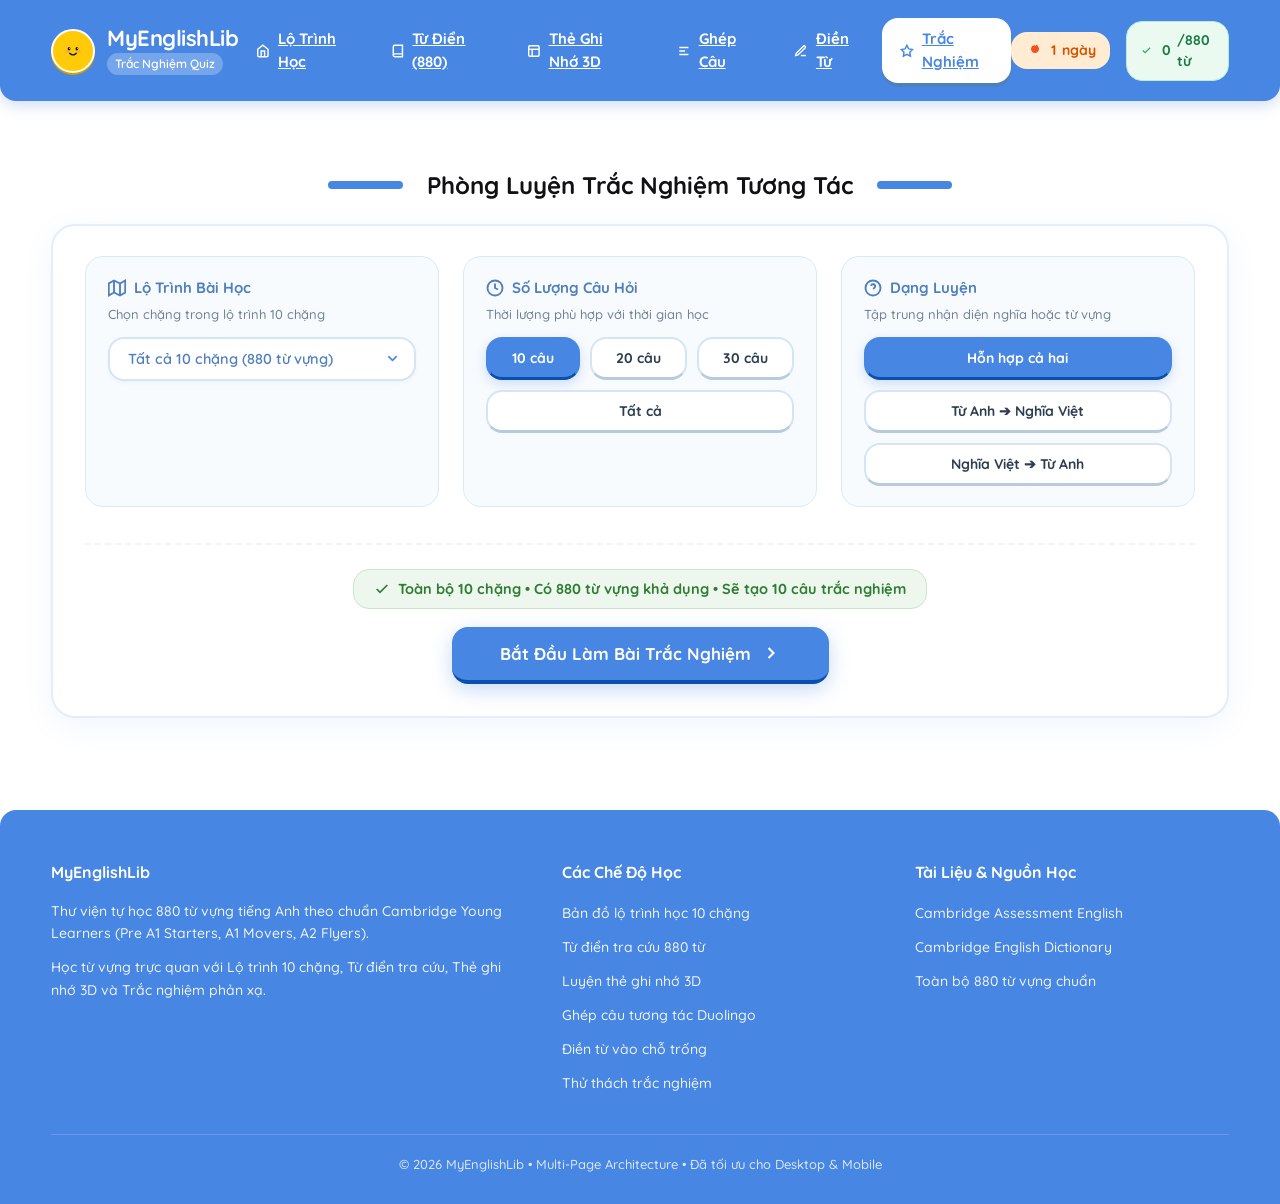
<file: quiz.html>
<!DOCTYPE html>
<html lang="vi">
<head>
  <meta charset="UTF-8">
  <meta name="viewport" content="width=device-width, initial-scale=1.0">
  <title>MyEnglishLib - Thử Thách Trắc Nghiệm Từ Vựng Cambridge A1 & A2</title>
  <meta name="description" content="Phòng thi thử thách trắc nghiệm từ vựng tiếng Anh Cambridge A1 Movers và A2 Flyers. Tính điểm và kích hoạt phản xạ từ vựng.">

  <!-- Google Font: Quicksand (style.md) -->
  <link rel="preconnect" href="https://fonts.googleapis.com">
  <link rel="preconnect" href="https://fonts.gstatic.com" crossorigin>
  <link href="https://fonts.googleapis.com/css2?family=Quicksand:wght@400;500;600;700&display=swap" rel="stylesheet">

  <!-- Stylesheets -->
  <link rel="stylesheet" href="css/style.css">
  <link rel="stylesheet" href="css/components.css">
  <link rel="icon" href="data:image/svg+xml,<svg xmlns='http://www.w3.org/2000/svg' viewBox='0 0 100 100'><circle cx='50' cy='50' r='46' fill='%23FFCB08'/><circle cx='36' cy='42' r='6' fill='%230F1114'/><circle cx='64' cy='42' r='6' fill='%230F1114'/><path d='M38 60 Q50 72 62 60' stroke='%230F1114' stroke-width='5' fill='none' stroke-linecap='round'/></svg>">
</head>
<body>

  <div class="app-shell">

    <!-- HEADER NAVBAR (style.md: Section 4.3) -->
    <header class="mochi-header">
      <a href="index.html" class="header-brand">
        <div class="brand-icon">
          <svg width="28" height="28" viewBox="0 0 100 100">
            <circle cx="50" cy="50" r="44" fill="#FFCB08" />
            <ellipse cx="36" cy="42" rx="5" ry="6" fill="#0F1114" />
            <ellipse cx="64" cy="42" rx="5" ry="6" fill="#0F1114" />
            <circle cx="38" cy="40" r="2" fill="#FFFFFF" />
            <circle cx="66" cy="40" r="2" fill="#FFFFFF" />
            <ellipse cx="28" cy="52" rx="6" ry="3.5" fill="#FF8A80" opacity="0.8" />
            <ellipse cx="72" cy="52" rx="6" ry="3.5" fill="#FF8A80" opacity="0.8" />
            <path d="M38 58 Q50 70 62 58" stroke="#0F1114" stroke-width="4.5" fill="none" stroke-linecap="round" />
          </svg>
        </div>
        <div class="brand-title-group">
          <h1>MyEnglishLib</h1>
          <span>Trắc Nghiệm Quiz</span>
        </div>
      </a>

      <!-- Navigation Links -->
      <nav class="header-nav">
        <a href="index.html" class="nav-tab-btn">
          <svg width="18" height="18" viewBox="0 0 24 24" fill="none" stroke="currentColor" stroke-width="2.5"><path d="M3 9l9-7 9 7v11a2 2 0 0 1-2 2H5a2 2 0 0 1-2-2z"></path><polyline points="9 22 9 12 15 12 15 22"></polyline></svg>
          Lộ Trình Học
        </a>
        <a href="dictionary.html" class="nav-tab-btn">
          <svg width="18" height="18" viewBox="0 0 24 24" fill="none" stroke="currentColor" stroke-width="2.5"><path d="M4 19.5A2.5 2.5 0 0 1 6.5 17H20"></path><path d="M6.5 2H20v20H6.5A2.5 2.5 0 0 1 4 19.5v-15A2.5 2.5 0 0 1 6.5 2z"></path></svg>
          Từ Điển (880)
        </a>
        <a href="flashcard.html" class="nav-tab-btn">
          <svg width="18" height="18" viewBox="0 0 24 24" fill="none" stroke="currentColor" stroke-width="2.5"><rect x="3" y="3" width="18" height="18" rx="2" ry="2"></rect><line x1="3" y1="9" x2="21" y2="9"></line><line x1="9" y1="21" x2="9" y2="9"></line></svg>
          Thẻ Ghi Nhớ 3D
        </a>
        <a href="scramble.html" class="nav-tab-btn">
          <svg width="18" height="18" viewBox="0 0 24 24" fill="none" stroke="currentColor" stroke-width="2.5"><path d="M4 6h16M4 12h10M4 18h16"></path></svg>
          Ghép Câu
        </a>
        <a href="fill-blank.html" class="nav-tab-btn">
          <svg width="18" height="18" viewBox="0 0 24 24" fill="none" stroke="currentColor" stroke-width="2.5"><path d="M12 20h9"></path><path d="M16.5 3.5a2.121 2.121 0 0 1 3 3L7 19l-4 1 1-4L16.5 3.5z"></path></svg>
          Điền Từ
        </a>
        <a href="quiz.html" class="nav-tab-btn active">
          <svg width="18" height="18" viewBox="0 0 24 24" fill="none" stroke="currentColor" stroke-width="2.5"><path d="M12 2l3.09 6.26L22 9.27l-5 4.87 1.18 6.88L12 17.77l-6.18 3.25L7 14.14 2 9.27l6.91-1.01L12 2z"></path></svg>
          Trắc Nghiệm
        </a>
      </nav>

      <div class="header-stats">
        <div class="stat-chip streak" title="Chuỗi ngày học liên tục">
          <svg width="16" height="16" viewBox="0 0 24 24" fill="#F4511E" style="vertical-align: -2px; margin-right: 4px;"><path d="M12 2c-.6 2.5-3 4.5-3 7 0 3.3 2.7 6 6 6s6-2.7 6-6c0-2.5-2.4-4.5-3-7 0 0-1 2-2 2s-1.5-1-1.5-1-1 1.5-2.5 1.5S12 2 12 2z"/></svg><span id="statStreak">1</span> ngày
        </div>
        <div class="stat-chip learned" title="Số từ vựng đã thuộc">
          <svg width="15" height="15" viewBox="0 0 24 24" fill="none" stroke="#27ae60" stroke-width="2.5" style="vertical-align: -2px; margin-right: 4px;"><polyline points="20 6 9 17 4 12"></polyline></svg><span id="statLearnedCount">0</span>/880 từ
        </div>
      </div>
    </header>

    <!-- MAIN CONTENT CONTAINER -->
    <main class="main-container">

      <!-- SECTION TITLE WITH PILL BARS (style.md: Section 4.2) -->
      <div class="mochi-section-header">
        <span class="pill-bar"></span>
        <h2>Phòng Luyện Trắc Nghiệm Tương Tác</h2>
        <span class="pill-bar"></span>
      </div>

      <!-- 1. SETUP VIEW (Shown before generating exercises) -->
      <section id="quizSetupView">
        <div class="practice-setup-card">
          <div class="setup-grid">
            <!-- 1. Lộ Trình Bài Học -->
            <div class="setup-field">
              <label class="setup-field-label" for="setupQuizStage">
                <svg width="18" height="18" viewBox="0 0 24 24" fill="none" stroke="currentColor" stroke-width="2.5"><polygon points="1 6 1 22 8 18 16 22 23 18 23 2 16 6 8 2 1 6"></polygon><line x1="8" y1="2" x2="8" y2="18"></line><line x1="16" y1="6" x2="16" y2="22"></line></svg>
                Lộ Trình Bài Học
              </label>
              <span class="setup-field-desc">Chọn chặng trong lộ trình 10 chặng</span>
              <select class="custom-select" id="setupQuizStage" aria-label="Chọn chặng lộ trình">
                <option value="all">Tất cả 10 chặng (880 từ vựng)</option>
              </select>
            </div>

            <!-- 2. Số Lượng Câu Hỏi -->
            <div class="setup-field">
              <label class="setup-field-label">
                <svg width="18" height="18" viewBox="0 0 24 24" fill="none" stroke="currentColor" stroke-width="2.5"><circle cx="12" cy="12" r="10"></circle><polyline points="12 6 12 12 16 14"></polyline></svg>
                Số Lượng Câu Hỏi
              </label>
              <span class="setup-field-desc">Thời lượng phù hợp với thời gian học</span>
              <div class="chip-selector" id="setupQuizCountGroup">
                <button type="button" class="chip-btn active" data-count="10">10 câu</button>
                <button type="button" class="chip-btn" data-count="20">20 câu</button>
                <button type="button" class="chip-btn" data-count="30">30 câu</button>
                <button type="button" class="chip-btn" data-count="all">Tất cả</button>
              </div>
            </div>

            <!-- 3. Dạng Luyện -->
            <div class="setup-field">
              <label class="setup-field-label">
                <svg width="18" height="18" viewBox="0 0 24 24" fill="none" stroke="currentColor" stroke-width="2.5"><circle cx="12" cy="12" r="10"></circle><path d="M9.09 9a3 3 0 0 1 5.83 1c0 2-3 3-3 3"></path><line x1="12" y1="17" x2="12.01" y2="17"></line></svg>
                Dạng Luyện
              </label>
              <span class="setup-field-desc">Tập trung nhận diện nghĩa hoặc từ vựng</span>
              <div class="chip-selector" id="setupQuizModeGroup">
                <button type="button" class="chip-btn active" data-mode="mixed">Hỗn hợp cả hai</button>
                <button type="button" class="chip-btn" data-mode="en_to_vi">Từ Anh ➔ Nghĩa Việt</button>
                <button type="button" class="chip-btn" data-mode="vi_to_en">Nghĩa Việt ➔ Từ Anh</button>
              </div>
            </div>
          </div>

          <!-- Setup Footer Action -->
          <div class="setup-footer">
            <div class="setup-summary-badge" id="setupQuizSummaryBadge">
              <svg width="16" height="16" viewBox="0 0 24 24" fill="none" stroke="currentColor" stroke-width="2.5"><polyline points="20 6 9 17 4 12"></polyline></svg>
              <span>Kho từ khả dụng: 880 từ vựng</span>
            </div>
            <button class="setup-btn-start" id="btnStartQuiz">
              <span>Bắt Đầu Làm Bài Trắc Nghiệm</span>
              <svg width="20" height="20" viewBox="0 0 24 24" fill="none" stroke="currentColor" stroke-width="2.5"><polyline points="9 18 15 12 9 6"></polyline></svg>
            </button>
          </div>
        </div>
      </section>

      <!-- 2. EXERCISE VIEW (Active quiz session) -->
      <section id="quizExerciseView" style="display: none;">
        <div class="exercise-top-bar">
          <div style="display: flex; align-items: center; gap: 10px;">
            <span class="badge-level" id="exerciseQuizScopeBadge">Chủ đề: Tất cả • 10 câu</span>
          </div>
          <button class="btn-reconfigure" id="btnReconfigQuiz" title="Quay lại cài đặt để đổi chủ đề hoặc số câu">
            <svg width="16" height="16" viewBox="0 0 24 24" fill="none" stroke="currentColor" stroke-width="2.5"><circle cx="12" cy="12" r="3"></circle><path d="M19.4 15a1.65 1.65 0 0 0 .33 1.82l.06.06a2 2 0 0 1 0 2.83 2 2 0 0 1-2.83 0l-.06-.06a1.65 1.65 0 0 0-1.82-.33 1.65 1.65 0 0 0-1 1.51V21a2 2 0 0 1-2 2 2 2 0 0 1-2-2v-.09A1.65 1.65 0 0 0 9 19.4a1.65 1.65 0 0 0-1.82.33l-.06.06a2 2 0 0 1-2.83 0 2 2 0 0 1 0-2.83l.06-.06a1.65 1.65 0 0 0 .33-1.82 1.65 1.65 0 0 0-1.51-1H3a2 2 0 0 1-2-2 2 2 0 0 1 2-2h.09A1.65 1.65 0 0 0 4.6 9a1.65 1.65 0 0 0-.33-1.82l-.06-.06a2 2 0 0 1 0-2.83 2 2 0 0 1 2.83 0l.06.06a1.65 1.65 0 0 0 1.82.33H9a1.65 1.65 0 0 0 1-1.51V3a2 2 0 0 1 2-2 2 2 0 0 1 2 2v.09a1.65 1.65 0 0 0 1 1.51 1.65 1.65 0 0 0 1.82-.33l.06-.06a2 2 0 0 1 2.83 0 2 2 0 0 1 0 2.83l-.06.06a1.65 1.65 0 0 0-.33 1.82V9a1.65 1.65 0 0 0 1.51 1H21a2 2 0 0 1 2 2 2 2 0 0 1-2 2h-.09a1.65 1.65 0 0 0-1.51 1z"></path></svg>
            Đổi Thiết Lập Bài
          </button>
        </div>

        <!-- QUIZ ENGINE CONTAINER -->
        <div id="quizContainer"></div>
      </section>

    </main>

    <!-- FOOTER -->
    <footer class="mochi-footer">
      <div class="footer-grid">
        <div class="footer-col">
          <h3>MyEnglishLib</h3>
          <p>Thư viện tự học 880 từ vựng tiếng Anh theo chuẩn Cambridge Young Learners (Pre A1 Starters, A1 Movers, A2 Flyers).</p>
          <p>Học từ vựng trực quan với Lộ trình 10 chặng, Từ điển tra cứu, Thẻ ghi nhớ 3D và Trắc nghiệm phản xạ.</p>
        </div>
        <div class="footer-col">
          <h3>Các Chế Độ Học</h3>
          <ul class="footer-links">
            <li><a href="index.html">Bản đồ lộ trình học 10 chặng</a></li>
            <li><a href="dictionary.html">Từ điển tra cứu 880 từ</a></li>
            <li><a href="flashcard.html">Luyện thẻ ghi nhớ 3D</a></li>
            <li><a href="scramble.html">Ghép câu tương tác Duolingo</a></li>
            <li><a href="fill-blank.html">Điền từ vào chỗ trống</a></li>
            <li><a href="quiz.html">Thử thách trắc nghiệm</a></li>
          </ul>
        </div>
        <div class="footer-col">
          <h3>Tài Liệu & Nguồn Học</h3>
          <ul class="footer-links">
            <li><a href="https://www.cambridgeenglish.org/exams-and-tests/qualifications/young-learners/" target="_blank">Cambridge Assessment English</a></li>
            <li><a href="https://dictionary.cambridge.org/" target="_blank">Cambridge English Dictionary</a></li>
            <li><a href="dictionary.html">Toàn bộ 880 từ vựng chuẩn</a></li>
          </ul>
        </div>
      </div>
      <div class="footer-bottom">
        &copy; 2026 MyEnglishLib • Multi-Page Architecture • Đã tối ưu cho Desktop & Mobile
      </div>
    </footer>

  </div>

  <script type="module" src="js/quiz-page.js"></script>
</body>
</html>
</file>
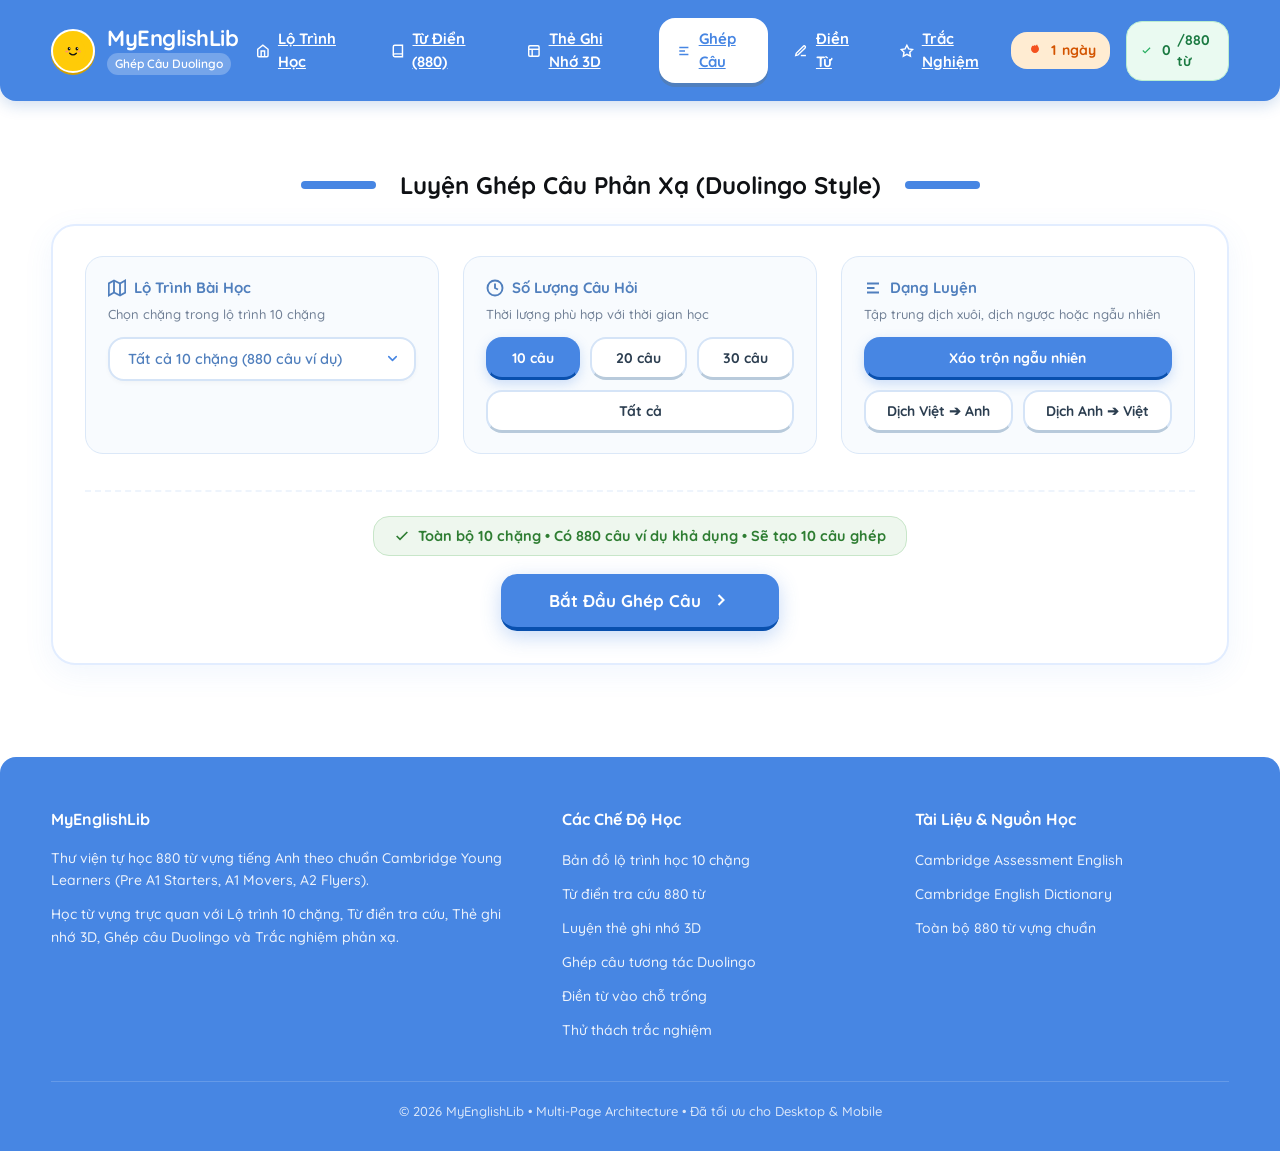
<file: scramble.html>
<!DOCTYPE html>
<html lang="vi">
<head>
  <meta charset="UTF-8">
  <meta name="viewport" content="width=device-width, initial-scale=1.0">
  <title>MyEnglishLib - Luyện Ghép Câu Phản Xạ (Sentence Scramble)</title>
  <meta name="description" content="Luyện phản xạ ghép từ thành câu tiếng Anh và tiếng Việt theo phong cách Duolingo. Chọn từ vào ngăn, rút từ ra dễ dàng từ 880 câu ví dụ Cambridge A1 & A2.">

  <!-- Google Font: Quicksand -->
  <link rel="preconnect" href="https://fonts.googleapis.com">
  <link rel="preconnect" href="https://fonts.gstatic.com" crossorigin>
  <link href="https://fonts.googleapis.com/css2?family=Quicksand:wght@400;500;600;700&display=swap" rel="stylesheet">

  <!-- Stylesheets -->
  <link rel="stylesheet" href="css/style.css">
  <link rel="stylesheet" href="css/components.css">
  <link rel="stylesheet" href="css/scramble.css">
  <link rel="icon" href="data:image/svg+xml,<svg xmlns='http://www.w3.org/2000/svg' viewBox='0 0 100 100'><circle cx='50' cy='50' r='46' fill='%23FFCB08'/><circle cx='36' cy='42' r='6' fill='%230F1114'/><circle cx='64' cy='42' r='6' fill='%230F1114'/><path d='M38 60 Q50 72 62 60' stroke='%230F1114' stroke-width='5' fill='none' stroke-linecap='round'/></svg>">
</head>
<body>

  <div class="app-shell">

    <!-- HEADER NAVBAR -->
    <header class="mochi-header">
      <a href="index.html" class="header-brand">
        <div class="brand-icon">
          <svg width="28" height="28" viewBox="0 0 100 100">
            <circle cx="50" cy="50" r="44" fill="#FFCB08" />
            <ellipse cx="36" cy="42" rx="5" ry="6" fill="#0F1114" />
            <ellipse cx="64" cy="42" rx="5" ry="6" fill="#0F1114" />
            <circle cx="38" cy="40" r="2" fill="#FFFFFF" />
            <circle cx="66" cy="40" r="2" fill="#FFFFFF" />
            <ellipse cx="28" cy="52" rx="6" ry="3.5" fill="#FF8A80" opacity="0.8" />
            <ellipse cx="72" cy="52" rx="6" ry="3.5" fill="#FF8A80" opacity="0.8" />
            <path d="M38 58 Q50 70 62 58" stroke="#0F1114" stroke-width="4.5" fill="none" stroke-linecap="round" />
          </svg>
        </div>
        <div class="brand-title-group">
          <h1>MyEnglishLib</h1>
          <span>Ghép Câu Duolingo</span>
        </div>
      </a>

      <!-- Navigation Links -->
      <nav class="header-nav">
        <a href="index.html" class="nav-tab-btn">
          <svg width="18" height="18" viewBox="0 0 24 24" fill="none" stroke="currentColor" stroke-width="2.5"><path d="M3 9l9-7 9 7v11a2 2 0 0 1-2 2H5a2 2 0 0 1-2-2z"></path><polyline points="9 22 9 12 15 12 15 22"></polyline></svg>
          Lộ Trình Học
        </a>
        <a href="dictionary.html" class="nav-tab-btn">
          <svg width="18" height="18" viewBox="0 0 24 24" fill="none" stroke="currentColor" stroke-width="2.5"><path d="M4 19.5A2.5 2.5 0 0 1 6.5 17H20"></path><path d="M6.5 2H20v20H6.5A2.5 2.5 0 0 1 4 19.5v-15A2.5 2.5 0 0 1 6.5 2z"></path></svg>
          Từ Điển (880)
        </a>
        <a href="flashcard.html" class="nav-tab-btn">
          <svg width="18" height="18" viewBox="0 0 24 24" fill="none" stroke="currentColor" stroke-width="2.5"><rect x="3" y="3" width="18" height="18" rx="2" ry="2"></rect><line x1="3" y1="9" x2="21" y2="9"></line><line x1="9" y1="21" x2="9" y2="9"></line></svg>
          Thẻ Ghi Nhớ 3D
        </a>
        <a href="scramble.html" class="nav-tab-btn active">
          <svg width="18" height="18" viewBox="0 0 24 24" fill="none" stroke="currentColor" stroke-width="2.5"><path d="M4 6h16M4 12h10M4 18h16"></path></svg>
          Ghép Câu
        </a>
        <a href="fill-blank.html" class="nav-tab-btn">
          <svg width="18" height="18" viewBox="0 0 24 24" fill="none" stroke="currentColor" stroke-width="2.5"><path d="M12 20h9"></path><path d="M16.5 3.5a2.121 2.121 0 0 1 3 3L7 19l-4 1 1-4L16.5 3.5z"></path></svg>
          Điền Từ
        </a>
        <a href="quiz.html" class="nav-tab-btn">
          <svg width="18" height="18" viewBox="0 0 24 24" fill="none" stroke="currentColor" stroke-width="2.5"><path d="M12 2l3.09 6.26L22 9.27l-5 4.87 1.18 6.88L12 17.77l-6.18 3.25L7 14.14 2 9.27l6.91-1.01L12 2z"></path></svg>
          Trắc Nghiệm
        </a>
      </nav>

      <div class="header-stats">
        <div class="stat-chip streak" title="Chuỗi ngày học liên tục">
          <svg width="16" height="16" viewBox="0 0 24 24" fill="#F4511E" style="vertical-align: -2px; margin-right: 4px;"><path d="M12 2c-.6 2.5-3 4.5-3 7 0 3.3 2.7 6 6 6s6-2.7 6-6c0-2.5-2.4-4.5-3-7 0 0-1 2-2 2s-1.5-1-1.5-1-1 1.5-2.5 1.5S12 2 12 2z"/></svg><span id="statStreak">1</span> ngày
        </div>
        <div class="stat-chip learned" title="Số từ vựng đã thuộc">
          <svg width="15" height="15" viewBox="0 0 24 24" fill="none" stroke="#27ae60" stroke-width="2.5" style="vertical-align: -2px; margin-right: 4px;"><polyline points="20 6 9 17 4 12"></polyline></svg><span id="statLearnedCount">0</span>/880 từ
        </div>
      </div>
    </header>

    <!-- MAIN CONTENT CONTAINER -->
    <main class="main-container">

      <!-- SECTION TITLE WITH PILL BARS -->
      <div class="mochi-section-header">
        <span class="pill-bar"></span>
        <h2>Luyện Ghép Câu Phản Xạ (Duolingo Style)</h2>
        <span class="pill-bar"></span>
      </div>

      <!-- 1. SETUP VIEW (Shown before generating exercises) -->
      <section id="scrambleSetupView">
        <div class="practice-setup-card">
          <div class="setup-grid">
            <!-- 1. Lộ Trình Bài Học -->
            <div class="setup-field">
              <label class="setup-field-label" for="setupScrambleStage">
                <svg width="18" height="18" viewBox="0 0 24 24" fill="none" stroke="currentColor" stroke-width="2.5"><polygon points="1 6 1 22 8 18 16 22 23 18 23 2 16 6 8 2 1 6"></polygon><line x1="8" y1="2" x2="8" y2="18"></line><line x1="16" y1="6" x2="16" y2="22"></line></svg>
                Lộ Trình Bài Học
              </label>
              <span class="setup-field-desc">Chọn chặng trong lộ trình 10 chặng</span>
              <select class="custom-select" id="setupScrambleStage" aria-label="Chọn chặng lộ trình">
                <option value="all">Tất cả 10 chặng (880 câu ví dụ)</option>
              </select>
            </div>

            <!-- 2. Số Lượng Câu Hỏi -->
            <div class="setup-field">
              <label class="setup-field-label">
                <svg width="18" height="18" viewBox="0 0 24 24" fill="none" stroke="currentColor" stroke-width="2.5"><circle cx="12" cy="12" r="10"></circle><polyline points="12 6 12 12 16 14"></polyline></svg>
                Số Lượng Câu Hỏi
              </label>
              <span class="setup-field-desc">Thời lượng phù hợp với thời gian học</span>
              <div class="chip-selector" id="setupScrambleCountGroup">
                <button type="button" class="chip-btn active" data-count="10">10 câu</button>
                <button type="button" class="chip-btn" data-count="20">20 câu</button>
                <button type="button" class="chip-btn" data-count="30">30 câu</button>
                <button type="button" class="chip-btn" data-count="all">Tất cả</button>
              </div>
            </div>

            <!-- 3. Dạng Luyện -->
            <div class="setup-field">
              <label class="setup-field-label">
                <svg width="18" height="18" viewBox="0 0 24 24" fill="none" stroke="currentColor" stroke-width="2.5"><path d="M4 6h16M4 12h10M4 18h16"></path></svg>
                Dạng Luyện
              </label>
              <span class="setup-field-desc">Tập trung dịch xuôi, dịch ngược hoặc ngẫu nhiên</span>
              <div class="chip-selector" id="setupScrambleModeGroup">
                <button type="button" class="chip-btn active" data-mode="mixed">Xáo trộn ngẫu nhiên</button>
                <button type="button" class="chip-btn" data-mode="vi_to_en">Dịch Việt ➔ Anh</button>
                <button type="button" class="chip-btn" data-mode="en_to_vi">Dịch Anh ➔ Việt</button>
              </div>
            </div>
          </div>

          <!-- Setup Footer Action -->
          <div class="setup-footer">
            <div class="setup-summary-badge" id="setupScrambleSummaryBadge">
              <svg width="16" height="16" viewBox="0 0 24 24" fill="none" stroke="currentColor" stroke-width="2.5"><polyline points="20 6 9 17 4 12"></polyline></svg>
              <span>Kho câu khả dụng: 880 câu ví dụ</span>
            </div>
            <button class="setup-btn-start" id="btnStartScramble">
              <span>Bắt Đầu Ghép Câu</span>
              <svg width="20" height="20" viewBox="0 0 24 24" fill="none" stroke="currentColor" stroke-width="2.5"><polyline points="9 18 15 12 9 6"></polyline></svg>
            </button>
          </div>
        </div>
      </section>

      <!-- 2. EXERCISE VIEW (Active scramble session) -->
      <section id="scrambleExerciseView" style="display: none;">
        <div class="exercise-top-bar">
          <div style="display: flex; align-items: center; gap: 10px;">
            <span class="badge-level" id="exerciseScrambleScopeBadge">Chủ đề: Tất cả • 10 câu</span>
          </div>
          <button class="btn-reconfigure" id="btnReconfigScramble" title="Quay lại cài đặt để đổi chủ đề hoặc chế độ">
            <svg width="16" height="16" viewBox="0 0 24 24" fill="none" stroke="currentColor" stroke-width="2.5"><circle cx="12" cy="12" r="3"></circle><path d="M19.4 15a1.65 1.65 0 0 0 .33 1.82l.06.06a2 2 0 0 1 0 2.83 2 2 0 0 1-2.83 0l-.06-.06a1.65 1.65 0 0 0-1.82-.33 1.65 1.65 0 0 0-1 1.51V21a2 2 0 0 1-2 2 2 2 0 0 1-2-2v-.09A1.65 1.65 0 0 0 9 19.4a1.65 1.65 0 0 0-1.82.33l-.06.06a2 2 0 0 1-2.83 0 2 2 0 0 1 0-2.83l.06-.06a1.65 1.65 0 0 0 .33-1.82 1.65 1.65 0 0 0-1.51-1H3a2 2 0 0 1-2-2 2 2 0 0 1 2-2h.09A1.65 1.65 0 0 0 4.6 9a1.65 1.65 0 0 0-.33-1.82l-.06-.06a2 2 0 0 1 0-2.83 2 2 0 0 1 2.83 0l.06.06a1.65 1.65 0 0 0 1.82.33H9a1.65 1.65 0 0 0 1-1.51V3a2 2 0 0 1 2-2 2 2 0 0 1 2 2v.09a1.65 1.65 0 0 0 1 1.51 1.65 1.65 0 0 0 1.82-.33l.06-.06a2 2 0 0 1 2.83 0 2 2 0 0 1 0 2.83l-.06.06a1.65 1.65 0 0 0-.33 1.82V9a1.65 1.65 0 0 0 1.51 1H21a2 2 0 0 1 2 2 2 2 0 0 1-2 2h-.09a1.65 1.65 0 0 0-1.51 1z"></path></svg>
            Đổi Thiết Lập Bài
          </button>
        </div>

        <!-- SCRAMBLE COMPONENT MOUNT -->
        <div id="scrambleContainer"></div>
      </section>

    </main>

    <!-- FOOTER -->
    <footer class="mochi-footer">
      <div class="footer-grid">
        <div class="footer-col">
          <h3>MyEnglishLib</h3>
          <p>Thư viện tự học 880 từ vựng tiếng Anh theo chuẩn Cambridge Young Learners (Pre A1 Starters, A1 Movers, A2 Flyers).</p>
          <p>Học từ vựng trực quan với Lộ trình 10 chặng, Từ điển tra cứu, Thẻ ghi nhớ 3D, Ghép câu Duolingo và Trắc nghiệm phản xạ.</p>
        </div>
        <div class="footer-col">
          <h3>Các Chế Độ Học</h3>
          <ul class="footer-links">
            <li><a href="index.html">Bản đồ lộ trình học 10 chặng</a></li>
            <li><a href="dictionary.html">Từ điển tra cứu 880 từ</a></li>
            <li><a href="flashcard.html">Luyện thẻ ghi nhớ 3D</a></li>
            <li><a href="scramble.html">Ghép câu tương tác Duolingo</a></li>
            <li><a href="fill-blank.html">Điền từ vào chỗ trống</a></li>
            <li><a href="quiz.html">Thử thách trắc nghiệm</a></li>
          </ul>
        </div>
        <div class="footer-col">
          <h3>Tài Liệu & Nguồn Học</h3>
          <ul class="footer-links">
            <li><a href="https://www.cambridgeenglish.org/exams-and-tests/qualifications/young-learners/" target="_blank">Cambridge Assessment English</a></li>
            <li><a href="https://dictionary.cambridge.org/" target="_blank">Cambridge English Dictionary</a></li>
            <li><a href="dictionary.html">Toàn bộ 880 từ vựng chuẩn</a></li>
          </ul>
        </div>
      </div>
      <div class="footer-bottom">
        &copy; 2026 MyEnglishLib • Multi-Page Architecture • Đã tối ưu cho Desktop & Mobile
      </div>
    </footer>

  </div>

  <script type="module" src="js/scramble-page.js"></script>
</body>
</html>
</file>
<file: css/style.css>
/* ==========================================================================
   MOCHI ENGLISH - CORE DESIGN SYSTEM & STYLESHEET
   Strictly adheres to Mochi IELTS Design System Guide (style.md)
   ========================================================================== */

@import url('https://fonts.googleapis.com/css2?family=Quicksand:wght@400;500;600;700&display=swap');

:root {
  /* Brand Color Tokens */
  --primary-blue: #4786e3;
  --primary-shadow-blue: #0950ae;
  --secondary-blue: #507fbd;
  --action-blue: #2c9dff;
  --bg-light-blue: #f1f7ff;
  --bg-outer-frame: #e1e6ec;
  --white: #ffffff;
  --text-primary: #0f1114;
  --text-body: #2d3748;
  --text-muted: #718096;
  --accent-yellow: #ffcb08;
  --accent-yellow-shadow: #d4a000;
  --badge-red: #ffb2b2;
  --accent-green: #2ecc71;
  --accent-green-shadow: #219653;
  --accent-orange: #ff9f43;

  /* Typography */
  --font-family-base: 'Quicksand', -apple-system, BlinkMacSystemFont, 'Segoe UI', Roboto, sans-serif;

  /* Border Radii */
  --radius-sm: 8px;
  --radius-md: 12px;
  --radius-pill: 16px;
  --radius-round: 24px;
  --radius-full: 9999px;

  /* Shadows */
  --shadow-3d-blue: 0 4px 0 0 var(--primary-shadow-blue);
  --shadow-3d-white: 0 4px 0 0 var(--secondary-blue);
  --shadow-3d-yellow: 0 4px 0 0 var(--accent-yellow-shadow);
  --shadow-3d-green: 0 4px 0 0 var(--accent-green-shadow);
  --shadow-card: 0 8px 24px rgba(71, 134, 227, 0.08);
  --shadow-card-hover: 0 12px 32px rgba(71, 134, 227, 0.16);

  /* Layout */
  --header-height: 80px;
  --max-content-width: 100%;
}

/* Reset & Box Sizing */
*, *::before, *::after {
  box-sizing: border-box;
  margin: 0;
  padding: 0;
}

body {
  font-family: var(--font-family-base);
  background-color: var(--white);
  color: var(--text-primary);
  line-height: 1.5;
  font-size: 16px;
  font-weight: 500;
  min-height: 100vh;
  display: flex;
  flex-direction: column;
}

/* App Outer Shell Wrapper - Full 100% Width */
.app-shell {
  width: 100%;
  max-width: 100%;
  margin: 0;
  background-color: var(--white);
  min-height: 100vh;
  display: flex;
  flex-direction: column;
  box-shadow: none;
}

/* ==========================================================================
   HEADER NAVBAR (style.md: Section 4.3)
   ========================================================================== */
.mochi-header {
  display: flex;
  align-items: center;
  justify-content: space-between;
  background-color: var(--primary-blue);
  border-bottom-left-radius: var(--radius-pill);
  border-bottom-right-radius: var(--radius-pill);
  padding: 18px clamp(20px, 4vw, 60px);
  color: var(--white);
  position: sticky;
  top: 0;
  z-index: 100;
  box-shadow: 0 4px 16px rgba(9, 80, 174, 0.2);
}

.header-brand {
  display: flex;
  align-items: center;
  gap: 12px;
  text-decoration: none;
  color: var(--white);
}

.brand-icon {
  width: 44px;
  height: 44px;
  display: flex;
  align-items: center;
  justify-content: center;
  background: var(--accent-yellow);
  border-radius: 50%;
  border: 2px solid var(--white);
  box-shadow: 0 2px 0 0 var(--accent-yellow-shadow);
  animation: floatMascot 3s ease-in-out infinite;
}

.brand-title-group h1 {
  font-size: 22px;
  font-weight: 700;
  line-height: 1.1;
  letter-spacing: -0.5px;
}

.brand-title-group span {
  font-size: 12px;
  font-weight: 600;
  background: rgba(255, 255, 255, 0.25);
  padding: 2px 8px;
  border-radius: var(--radius-full);
  display: inline-block;
  margin-top: 2px;
}

/* Header Navigation Tabs */
.header-nav {
  display: flex;
  align-items: center;
  gap: 8px;
}

.nav-tab-btn {
  font-family: var(--font-family-base);
  font-weight: 700;
  font-size: 15px;
  color: var(--white);
  background: transparent;
  border: none;
  padding: 10px 18px;
  border-radius: var(--radius-pill);
  cursor: pointer;
  transition: background-color 0.2s, transform 0.1s;
  display: flex;
  align-items: center;
  gap: 8px;
}

.nav-tab-btn:hover {
  background: rgba(255, 255, 255, 0.15);
}

.nav-tab-btn.active {
  background: var(--white);
  color: var(--primary-blue);
  box-shadow: var(--shadow-3d-white);
}

.nav-tab-btn.active:active {
  transform: translateY(4px);
  box-shadow: none;
}

/* Header Right CTA & Stats */
.header-stats {
  display: flex;
  align-items: center;
  gap: 16px;
}

.stat-chip {
  display: flex;
  align-items: center;
  gap: 6px;
  background: rgba(255, 255, 255, 0.2);
  padding: 8px 14px;
  border-radius: var(--radius-pill);
  font-weight: 700;
  font-size: 14px;
}

.stat-chip.streak {
  background: #ffecd2;
  color: #d35400;
}

.stat-chip.xp {
  background: #fff8e1;
  color: #b78103;
}

.stat-chip.learned {
  background: #eafaf1;
  color: #1b7a42;
  border: 1px solid #b9edd1;
}

/* ==========================================================================
   3D TACTILE BUTTONS (style.md: Section 4.1)
   ========================================================================== */
.btn-3d-primary {
  display: inline-flex;
  align-items: center;
  justify-content: center;
  gap: 10px;
  font-family: var(--font-family-base);
  font-size: 17px;
  font-weight: 700;
  color: var(--white);
  background-color: var(--primary-blue);
  padding: 12px 32px;
  border-radius: var(--radius-pill);
  border: none;
  cursor: pointer;
  text-decoration: none;
  box-shadow: var(--shadow-3d-blue);
  transition: transform 0.1s ease, box-shadow 0.1s ease, opacity 0.2s ease;
  user-select: none;
}

.btn-3d-primary:hover {
  opacity: 0.92;
}

.btn-3d-primary:active {
  transform: translateY(4px);
  box-shadow: none;
}

.btn-3d-secondary {
  display: inline-flex;
  align-items: center;
  justify-content: center;
  gap: 8px;
  font-family: var(--font-family-base);
  font-size: 15px;
  font-weight: 700;
  color: var(--action-blue);
  background-color: var(--white);
  padding: 10px 24px;
  border-radius: var(--radius-pill);
  border: none;
  cursor: pointer;
  text-decoration: none;
  box-shadow: var(--shadow-3d-white);
  transition: transform 0.1s ease, box-shadow 0.1s ease, opacity 0.2s ease;
  user-select: none;
}

.btn-3d-secondary:hover {
  opacity: 0.92;
}

.btn-3d-secondary:active {
  transform: translateY(4px);
  box-shadow: none;
}

.btn-3d-yellow {
  display: inline-flex;
  align-items: center;
  justify-content: center;
  gap: 8px;
  font-family: var(--font-family-base);
  font-size: 16px;
  font-weight: 700;
  color: #5c4300;
  background-color: var(--accent-yellow);
  padding: 12px 28px;
  border-radius: var(--radius-pill);
  border: none;
  cursor: pointer;
  box-shadow: var(--shadow-3d-yellow);
  transition: transform 0.1s ease, box-shadow 0.1s ease;
}

.btn-3d-yellow:hover {
  opacity: 0.92;
}

.btn-3d-yellow:active {
  transform: translateY(4px);
  box-shadow: none;
}

.btn-3d-green {
  display: inline-flex;
  align-items: center;
  justify-content: center;
  gap: 8px;
  font-family: var(--font-family-base);
  font-size: 16px;
  font-weight: 700;
  color: var(--white);
  background-color: var(--accent-green);
  padding: 12px 28px;
  border-radius: var(--radius-pill);
  border: none;
  cursor: pointer;
  box-shadow: var(--shadow-3d-green);
  transition: transform 0.1s ease, box-shadow 0.1s ease;
}

.btn-3d-green:active {
  transform: translateY(4px);
  box-shadow: none;
}

/* ==========================================================================
   PILL-BAR SECTION TITLE (style.md: Section 4.2)
   ========================================================================== */
.mochi-section-header {
  display: flex;
  align-items: center;
  justify-content: center;
  gap: 24px;
  margin: 40px 0 24px;
  text-align: center;
}

.mochi-section-header h2 {
  font-size: 24px;
  font-weight: 700;
  line-height: 1.2;
  color: var(--text-primary);
}

.mochi-section-header .pill-bar {
  display: block;
  width: 75px;
  height: 8px;
  background-color: var(--primary-blue);
  border-radius: var(--radius-full);
  flex-shrink: 0;
}

/* ==========================================================================
   HERO BANNER (style.md: Section 4.4)
   ========================================================================== */
.mochi-hero-banner {
  background: linear-gradient(180deg, #eaf3ff 0%, #ffffff 100%);
  padding: 48px clamp(20px, 4vw, 60px);
  border-radius: 0 0 32px 32px;
  position: relative;
  overflow: hidden;
  display: flex;
  align-items: center;
  justify-content: space-between;
  gap: 40px;
}

.hero-content {
  flex: 1;
  max-width: 760px;
}

.hero-badge {
  display: inline-flex;
  align-items: center;
  gap: 8px;
  background: #e1edfe;
  color: var(--primary-blue);
  padding: 6px 16px;
  border-radius: var(--radius-full);
  font-weight: 700;
  font-size: 13.5px;
  margin-bottom: 16px;
}

.hero-title {
  font-size: clamp(26px, 3.2vw, 38px);
  font-weight: 700;
  line-height: 1.25;
  color: var(--secondary-blue);
  margin-bottom: 14px;
}

.hero-desc {
  font-size: 16.5px;
  color: var(--text-body);
  line-height: 1.6;
  margin-bottom: 24px;
}

.hero-actions {
  display: flex;
  align-items: center;
  gap: 16px;
  flex-wrap: wrap;
}

/* Hero Mascot Graphic */
.hero-graphic {
  position: relative;
  width: 240px;
  height: 200px;
  display: flex;
  align-items: center;
  justify-content: center;
}

.mascot-avatar {
  width: 180px;
  height: 180px;
  animation: bobMascot 4s ease-in-out infinite;
}

@keyframes bobMascot {
  0%, 100% { transform: translateY(0) rotate(0deg); }
  50% { transform: translateY(-10px) rotate(2deg); }
}

@keyframes floatMascot {
  0%, 100% { transform: translateY(0); }
  50% { transform: translateY(-4px); }
}

/* ==========================================================================
   FOOTER (style.md: Section 4.8)
   ========================================================================== */
.mochi-footer {
  margin-top: auto;
  background-color: var(--primary-blue);
  color: var(--white);
  padding: 50px clamp(20px, 4vw, 60px) 30px;
  border-top-left-radius: var(--radius-pill);
  border-top-right-radius: var(--radius-pill);
}

.footer-grid {
  display: grid;
  grid-template-columns: 1.5fr 1fr 1fr;
  gap: 40px;
  max-width: 100%;
  margin: 0 auto;
}

.footer-col h3 {
  font-size: 16px;
  font-weight: 700;
  margin-bottom: 16px;
  color: var(--white);
}

.footer-col p {
  font-size: 14px;
  line-height: 1.6;
  opacity: 0.9;
  margin-bottom: 12px;
}

.footer-links {
  list-style: none;
  display: flex;
  flex-direction: column;
  gap: 10px;
}

.footer-links a {
  color: var(--white);
  text-decoration: none;
  font-size: 14px;
  opacity: 0.9;
  transition: opacity 0.2s, text-decoration 0.2s;
}

.footer-links a:hover {
  opacity: 1;
  text-decoration: underline;
}

.footer-bottom {
  border-top: 1px solid rgba(255, 255, 255, 0.2);
  margin-top: 40px;
  padding-top: 20px;
  text-align: center;
  font-size: 13px;
  opacity: 0.8;
}

/* ==========================================================================
   RESPONSIVE BREAKPOINTS (style.md)
   ========================================================================== */
@media (max-width: 900px) {
  .mochi-header {
    padding: 14px 20px;
  }
  .mochi-hero-banner {
    flex-direction: column;
    text-align: center;
    padding: 30px 20px;
  }
  .hero-content {
    max-width: 100%;
  }
  .hero-actions {
    justify-content: center;
  }
  .footer-grid {
    grid-template-columns: 1fr;
    gap: 30px;
  }
}

@media (max-width: 768px) {
  .header-nav {
    overflow-x: auto;
    width: 100%;
    padding: 6px 0;
  }
  .mochi-header {
    flex-direction: column;
    gap: 12px;
  }
  .mochi-section-header {
    font-size: 18px;
    gap: 12px;
  }
  .mochi-section-header .pill-bar {
    width: 35px;
    height: 6px;
  }
  .hero-title {
    font-size: 24px;
  }
}
</file>
<file: css/components.css>
/* Container - Full 100% Width with fluid side paddings */
.main-container {
  padding: 30px clamp(20px, 4vw, 60px) 60px;
  max-width: 100%;
  margin: 0 auto;
  width: 100%;
}

/* ==========================================================================
   FILTER & SEARCH BAR
   ========================================================================== */
.controls-panel {
  background: var(--bg-light-blue);
  border-radius: var(--radius-round);
  padding: 24px;
  margin-bottom: 32px;
  border: 2px solid #e2edff;
  display: flex;
  flex-direction: column;
  gap: 18px;
}

.search-row {
  display: flex;
  gap: 16px;
  align-items: center;
}

.search-input-wrapper {
  flex: 1;
  position: relative;
}

.search-input-wrapper input {
  width: 100%;
  font-family: var(--font-family-base);
  font-size: 16px;
  font-weight: 600;
  padding: 14px 20px 14px 48px;
  border-radius: var(--radius-pill);
  border: 2px solid #c8deff;
  background: var(--white);
  color: var(--text-primary);
  outline: none;
  transition: border-color 0.2s, box-shadow 0.2s;
}

.search-input-wrapper input:focus {
  border-color: var(--primary-blue);
  box-shadow: 0 0 0 4px rgba(71, 134, 227, 0.15);
}

.search-icon {
  position: absolute;
  left: 16px;
  top: 50%;
  transform: translateY(-50%);
  color: var(--secondary-blue);
  pointer-events: none;
}

.filter-tags-row {
  display: flex;
  align-items: center;
  justify-content: space-between;
  flex-wrap: wrap;
  gap: 12px;
}

.level-selector-group {
  display: flex;
  gap: 8px;
  background: rgba(255, 255, 255, 0.7);
  padding: 4px;
  border-radius: var(--radius-pill);
  border: 1px solid #d2e4ff;
}

.level-btn {
  font-family: var(--font-family-base);
  font-size: 14px;
  font-weight: 700;
  padding: 8px 16px;
  border-radius: var(--radius-md);
  border: none;
  background: transparent;
  cursor: pointer;
  color: var(--secondary-blue);
  transition: all 0.2s;
}

.level-btn.active {
  background: var(--primary-blue);
  color: var(--white);
  box-shadow: 0 2px 0 0 var(--primary-shadow-blue);
}

.dropdown-group {
  display: flex;
  gap: 12px;
  flex-wrap: wrap;
}

/* ==========================================================================
   UNIFIED CUSTOM SELECT & OPTION STYLES (Mochi / MyEnglishLib Design System)
   ========================================================================== */
.custom-select {
  font-family: var(--font-family-base);
  font-size: 14.5px;
  font-weight: 600;
  color: var(--secondary-blue);
  background-color: var(--white);
  background-image: url("data:image/svg+xml,%3Csvg xmlns='http://www.w3.org/2000/svg' width='16' height='16' viewBox='0 0 24 24' fill='none' stroke='%234786E3' stroke-width='2.5' stroke-linecap='round' stroke-linejoin='round'%3E%3Cpolyline points='6 9 12 15 18 9'%3E%3C/polyline%3E%3C/svg%3E");
  background-repeat: no-repeat;
  background-position: right 14px center;
  background-size: 15px 15px;
  padding: 10px 42px 10px 18px;
  border-radius: var(--radius-pill);
  border: 2px solid #d5e4f7;
  outline: none;
  cursor: pointer;
  appearance: none;
  -webkit-appearance: none;
  -moz-appearance: none;
  box-shadow: 0 2px 4px rgba(0, 0, 0, 0.03);
  transition: border-color 0.2s ease, box-shadow 0.2s ease, background-color 0.2s ease;
  line-height: 1.4;
  vertical-align: middle;
}

.custom-select:hover {
  border-color: var(--primary-blue);
  background-color: #f7faff;
}

.custom-select:focus {
  border-color: var(--primary-blue);
  background-color: var(--white);
  box-shadow: 0 0 0 3px rgba(71, 134, 227, 0.18), 0 2px 6px rgba(0, 0, 0, 0.04);
}

.custom-select:disabled {
  background-color: #f1f5f9;
  border-color: #cbd5e1;
  color: #94a3b8;
  cursor: not-allowed;
}

/* Unified Option Dropdown Styles */
.custom-select option {
  font-family: var(--font-family-base);
  font-size: 14.5px;
  font-weight: 600;
  color: #1a2530;
  background-color: #ffffff;
  padding: 10px 14px;
}

.control-label {
  font-weight: 700;
  color: var(--secondary-blue);
  font-size: 15px;
  display: inline-flex;
  align-items: center;
  gap: 6px;
}

.result-count-badge {
  font-size: 14px;
  font-weight: 700;
  color: var(--secondary-blue);
  background: #e1edfe;
  padding: 6px 14px;
  border-radius: var(--radius-full);
}

/* ==========================================================================
   VOCABULARY CARD GRID (style.md)
   ========================================================================== */
.vocab-grid {
  display: grid;
  grid-template-columns: repeat(auto-fill, minmax(320px, 1fr));
  gap: 20px;
}

.vocab-card {
  background: var(--white);
  border-radius: var(--radius-pill);
  padding: 20px;
  border: 2px solid #eef4ff;
  box-shadow: var(--shadow-card);
  transition: transform 0.2s, box-shadow 0.2s, border-color 0.2s;
  position: relative;
  display: flex;
  flex-direction: column;
  justify-content: space-between;
}

.vocab-card:hover {
  transform: translateY(-4px);
  box-shadow: var(--shadow-card-hover);
  border-color: #c9e0ff;
}

.card-header-row {
  display: flex;
  align-items: center;
  justify-content: space-between;
  margin-bottom: 8px;
}

.card-badges {
  display: flex;
  gap: 6px;
  align-items: center;
}

.badge-level {
  font-size: 11px;
  font-weight: 700;
  padding: 3px 8px;
  border-radius: var(--radius-full);
  text-transform: uppercase;
}

.badge-level.a1 {
  background: #e8f5e9;
  color: #2e7d32;
  border: 1px solid #a5d6a7;
}

.badge-level.a2 {
  background: #e3f2fd;
  color: #1565c0;
  border: 1px solid #90caf9;
}

.badge-pos {
  font-size: 11px;
  font-weight: 600;
  padding: 3px 8px;
  border-radius: var(--radius-full);
  background: #f1f3f5;
  color: #495057;
}

.card-actions {
  display: flex;
  gap: 6px;
}

.icon-btn {
  width: 34px;
  height: 34px;
  border-radius: 50%;
  border: none;
  background: #f1f6fd;
  color: var(--primary-blue);
  display: flex;
  align-items: center;
  justify-content: center;
  cursor: pointer;
  transition: all 0.2s;
}

.icon-btn:hover {
  background: var(--primary-blue);
  color: var(--white);
}

.icon-btn.favorite.active {
  color: #e74c3c;
  background: #ffebee;
}

.vocab-word-title {
  font-size: 22px;
  font-weight: 700;
  color: var(--primary-blue);
  margin-bottom: 4px;
  display: flex;
  align-items: center;
  gap: 8px;
}

.vocab-vi-meaning {
  font-size: 16px;
  font-weight: 700;
  color: var(--text-primary);
  margin-bottom: 8px;
}

.vocab-en-def {
  font-size: 14px;
  color: var(--text-muted);
  line-height: 1.4;
  margin-bottom: 12px;
}

.vocab-example-box {
  background: #f8fbff;
  border-left: 3px solid var(--primary-blue);
  padding: 10px 12px;
  border-radius: 0 var(--radius-sm) var(--radius-sm) 0;
  font-size: 13.5px;
  line-height: 1.5;
  margin-top: auto;
}

.example-en {
  font-weight: 600;
  color: #2c3e50;
  margin-bottom: 2px;
}

.example-vi {
  color: var(--text-muted);
  font-size: 12.5px;
}

.card-topic-tag {
  font-size: 11px;
  font-weight: 600;
  color: #7f8c8d;
  margin-top: 10px;
  display: inline-block;
}

/* ==========================================================================
   3D INTERACTIVE FLASHCARD
   ========================================================================== */
.flashcard-mode-container {
  display: flex;
  flex-direction: column;
  align-items: center;
  gap: 24px;
  width: 100%;
  max-width: 100%;
  margin: 0 auto;
}

.flashcard-progress-bar {
  width: 100%;
  max-width: 860px;
  margin: 0 auto;
  background: #e2edff;
  height: 12px;
  border-radius: var(--radius-full);
  overflow: hidden;
  position: relative;
}

.flashcard-progress-fill {
  height: 100%;
  background: linear-gradient(90deg, var(--primary-blue), var(--action-blue));
  border-radius: var(--radius-full);
  transition: width 0.3s ease;
}

.flashcard-progress-text {
  display: flex;
  justify-content: space-between;
  width: 100%;
  max-width: 860px;
  margin: 0 auto;
  font-size: 14px;
  font-weight: 700;
  color: var(--secondary-blue);
}

/* The Flip Card Scene */
.card-scene {
  width: 100%;
  max-width: 860px;
  margin: 0 auto;
  height: 380px;
  perspective: 1200px;
  cursor: pointer;
}

.card-flipper {
  width: 100%;
  height: 100%;
  position: relative;
  transition: transform 0.6s cubic-bezier(0.4, 0, 0.2, 1);
  transform-style: preserve-3d;
}

.card-flipper.flipped {
  transform: rotateY(180deg);
}

.card-face {
  position: absolute;
  width: 100%;
  height: 100%;
  backface-visibility: hidden;
  border-radius: var(--radius-round);
  background: var(--white);
  border: 3px solid #d5e6ff;
  box-shadow: 0 16px 36px rgba(71, 134, 227, 0.12);
  display: flex;
  flex-direction: column;
  align-items: center;
  justify-content: center;
  padding: 36px 30px;
  text-align: center;
}

.card-face.back {
  transform: rotateY(180deg);
  background: #f9fcff;
  border-color: #bad8ff;
}

.card-face-badge {
  position: absolute;
  top: 20px;
  left: 24px;
}

.card-face-audio {
  position: absolute;
  top: 16px;
  right: 20px;
}

.flashcard-big-word {
  font-size: 40px;
  font-weight: 700;
  color: var(--primary-blue);
  margin-bottom: 8px;
}

.flashcard-pos-text {
  font-size: 16px;
  font-weight: 600;
  color: var(--text-muted);
  margin-bottom: 16px;
}

.flashcard-flip-prompt {
  margin-top: auto;
  font-size: 13px;
  font-weight: 600;
  color: #95a5a6;
  display: flex;
  align-items: center;
  gap: 6px;
}

.flashcard-vi-title {
  font-size: 28px;
  font-weight: 700;
  color: var(--text-primary);
  margin-bottom: 8px;
}

.flashcard-en-def {
  font-size: 16px;
  color: #4a5568;
  max-width: 480px;
  margin-bottom: 20px;
  line-height: 1.5;
}

.flashcard-example-quote {
  background: #eef6ff;
  border-radius: var(--radius-md);
  padding: 14px 20px;
  width: 100%;
}

.flashcard-example-quote p {
  font-weight: 600;
  color: #1a365d;
  font-size: 15px;
}

.flashcard-example-quote span {
  font-size: 13px;
  color: var(--text-muted);
}

/* Flashcard Action Controls */
.flashcard-controls {
  display: flex;
  align-items: center;
  justify-content: center;
  gap: 20px;
  width: 100%;
}

.btn-review-again {
  background: #ff7675;
  color: var(--white);
  box-shadow: 0 4px 0 0 #d63031;
}

.btn-review-again:active {
  transform: translateY(4px);
  box-shadow: none;
}

.btn-learned {
  background: var(--accent-green);
  color: var(--white);
  box-shadow: 0 4px 0 0 var(--accent-green-shadow);
}

.btn-learned:active {
  transform: translateY(4px);
  box-shadow: none;
}

/* ==========================================================================
   QUIZ CHALLENGE MODE
   ========================================================================== */
.quiz-container {
  width: 100%;
  max-width: 100%;
  margin: 0 auto;
  background: var(--white);
  border-radius: var(--radius-round);
  padding: 36px 32px;
  border: 3px solid #d5e6ff;
  box-shadow: 0 16px 36px rgba(71, 134, 227, 0.1);
}

.quiz-header {
  display: flex;
  justify-content: space-between;
  align-items: center;
  margin-bottom: 24px;
}

.quiz-progress-text {
  font-size: 15px;
  font-weight: 700;
  color: var(--secondary-blue);
}

.quiz-score-badge {
  background: #fff8e1;
  color: #b78103;
  padding: 6px 14px;
  border-radius: var(--radius-full);
  font-weight: 700;
  font-size: 14px;
}

.quiz-question-box {
  text-align: center;
  margin-bottom: 30px;
}

.quiz-prompt-label {
  font-size: 14px;
  font-weight: 600;
  color: var(--text-muted);
  text-transform: uppercase;
  letter-spacing: 0.5px;
  margin-bottom: 8px;
}

.quiz-target-word {
  font-size: 36px;
  font-weight: 700;
  color: var(--primary-blue);
  margin-bottom: 8px;
}

.quiz-options-grid {
  display: grid;
  grid-template-columns: 1fr 1fr;
  gap: 16px;
  margin-bottom: 24px;
}

.quiz-option-btn {
  font-family: var(--font-family-base);
  font-size: 16px;
  font-weight: 700;
  color: var(--text-primary);
  background: #f7faff;
  border: 2px solid #d5e6ff;
  border-radius: var(--radius-pill);
  padding: 16px 20px;
  cursor: pointer;
  text-align: center;
  box-shadow: 0 3px 0 0 #b3d1ff;
  transition: all 0.15s ease;
}

.quiz-option-btn:hover:not(:disabled) {
  background: #ebf3ff;
  border-color: var(--primary-blue);
}

.quiz-option-btn:active:not(:disabled) {
  transform: translateY(3px);
  box-shadow: none;
}

.quiz-option-btn.correct {
  background: #e8f5e9 !important;
  border-color: #2ecc71 !important;
  color: #27ae60 !important;
  box-shadow: 0 3px 0 0 #219653 !important;
}

.quiz-option-btn.incorrect {
  background: #ffebee !important;
  border-color: #e74c3c !important;
  color: #c0392b !important;
  box-shadow: 0 3px 0 0 #b71c1c !important;
}

.quiz-feedback-box {
  min-height: 48px;
  margin-bottom: 20px;
  text-align: center;
  font-weight: 700;
  font-size: 16px;
}

/* ==========================================================================
   CONFETTI & CELEBRATION
   ========================================================================== */
.celebration-modal {
  display: none;
  position: fixed;
  inset: 0;
  background: rgba(15, 17, 20, 0.6);
  z-index: 1000;
  align-items: center;
  justify-content: center;
  padding: 20px;
}

.celebration-modal.show {
  display: flex;
}

.celebration-card {
  background: var(--white);
  border-radius: var(--radius-round);
  padding: 40px 32px;
  text-align: center;
  max-width: 440px;
  width: 100%;
  box-shadow: 0 24px 48px rgba(0, 0, 0, 0.2);
  animation: popIn 0.3s cubic-bezier(0.175, 0.885, 0.32, 1.275);
}

@keyframes popIn {
  0% { transform: scale(0.8); opacity: 0; }
  100% { transform: scale(1); opacity: 1; }
}

/* Responsive adjustments */
@media (max-width: 640px) {
  .quiz-options-grid {
    grid-template-columns: 1fr;
  }
  .search-row {
    flex-direction: column;
  }
  .filter-tags-row {
    flex-direction: column;
    align-items: stretch;
  }
  .card-scene {
    height: 420px;
  }
  .flashcard-big-word {
    font-size: 32px;
  }
}

/* ==========================================================================
   PRACTICE SETUP SCREEN (Ghép câu, Điền từ, Quiz)
   ========================================================================== */
.practice-setup-card {
  width: 100%;
  background: var(--white);
  border-radius: var(--radius-round);
  border: 2px solid #e2edff;
  box-shadow: 0 8px 30px rgba(71, 134, 227, 0.08);
  padding: 30px 32px 32px;
  margin-bottom: 32px;
  animation: fadeIn 0.3s ease;
}

.setup-grid {
  display: grid;
  grid-template-columns: repeat(auto-fit, minmax(280px, 1fr));
  gap: 24px;
  margin-bottom: 36px;
}

.setup-field {
  background: #f8fbfe;
  border: 1.5px solid #dbe8f8;
  border-radius: 18px;
  padding: 20px 22px;
  display: flex;
  flex-direction: column;
  gap: 12px;
  transition: all 0.2s ease;
}

.setup-field:hover {
  border-color: #bad6fa;
  background: #f3f8fe;
}

.setup-field-label {
  display: flex;
  align-items: center;
  gap: 8px;
  font-size: 15px;
  font-weight: 700;
  color: var(--secondary-blue);
}

.setup-field-desc {
  font-size: 13px;
  color: var(--text-muted);
  margin-top: -6px;
}

/* ==========================================================================
   CUSTOM RANGE SLIDER (Question Count)
   ========================================================================== */
.slider-field-header {
  display: flex;
  align-items: center;
  justify-content: space-between;
  gap: 12px;
}

.slider-value-badge {
  font-size: 15px;
  font-weight: 800;
  color: var(--primary-blue);
  background: #ebf3ff;
  border: 1.5px solid #c3dbff;
  border-radius: var(--radius-pill);
  padding: 4px 14px;
  min-width: 76px;
  text-align: center;
  box-shadow: 0 2px 6px rgba(71, 134, 227, 0.12);
  transition: all 0.15s ease;
}

.slider-container {
  display: flex;
  flex-direction: column;
  gap: 10px;
  margin-top: 4px;
}

.custom-slider {
  -webkit-appearance: none;
  appearance: none;
  width: 100%;
  height: 8px;
  border-radius: 8px;
  background: #e2eaf5;
  outline: none;
  cursor: pointer;
  transition: background 0.15s ease;
}

.custom-slider::-webkit-slider-thumb {
  -webkit-appearance: none;
  appearance: none;
  width: 24px;
  height: 24px;
  border-radius: 50%;
  background: var(--primary-blue);
  border: 3px solid #ffffff;
  box-shadow: 0 2px 8px rgba(71, 134, 227, 0.45);
  cursor: pointer;
  transition: transform 0.15s ease, box-shadow 0.15s ease;
}

.custom-slider::-webkit-slider-thumb:hover {
  transform: scale(1.18);
  box-shadow: 0 4px 12px rgba(71, 134, 227, 0.55);
}

.custom-slider::-webkit-slider-thumb:active {
  transform: scale(1.25);
  background: #1d4ed8;
}

.custom-slider::-moz-range-thumb {
  width: 24px;
  height: 24px;
  border-radius: 50%;
  background: var(--primary-blue);
  border: 3px solid #ffffff;
  box-shadow: 0 2px 8px rgba(71, 134, 227, 0.45);
  cursor: pointer;
  transition: transform 0.15s ease;
}

.custom-slider::-moz-range-thumb:hover {
  transform: scale(1.18);
}

.slider-range-labels {
  display: flex;
  justify-content: space-between;
  font-size: 12px;
  font-weight: 700;
  color: #8fa0b5;
  padding: 0 2px;
}

.chip-selector {
  display: flex;
  flex-wrap: wrap;
  gap: 10px;
}

.chip-btn {
  font-family: var(--font-family-base);
  font-size: 14px;
  font-weight: 700;
  padding: 10px 18px;
  background: var(--white);
  border: 2px solid #d5e4f7;
  border-bottom: 3.5px solid #b8cadb;
  border-radius: var(--radius-pill);
  color: #2c3e50;
  cursor: pointer;
  transition: all 0.15s ease;
  flex: 1 1 auto;
  text-align: center;
  min-width: 70px;
}

.chip-btn:hover {
  border-color: var(--primary-blue);
  background: var(--bg-light-blue);
  transform: translateY(-1px);
}

.chip-btn.active {
  background: var(--primary-blue);
  color: var(--white);
  border-color: var(--primary-blue);
  border-bottom-color: var(--primary-shadow-blue);
  box-shadow: 0 4px 12px rgba(71, 134, 227, 0.25);
}

.setup-footer {
  display: flex;
  flex-direction: column;
  align-items: center;
  gap: 18px;
  padding-top: 24px;
  border-top: 2px dashed #eef4fc;
}

.setup-summary-badge {
  display: inline-flex;
  align-items: center;
  gap: 8px;
  background: #eef7ee;
  color: #2e7d32;
  border: 1.5px solid #c8e6c9;
  border-radius: var(--radius-pill);
  padding: 8px 20px;
  font-size: 14.5px;
  font-weight: 700;
}

.setup-btn-start {
  font-family: var(--font-family-base);
  font-size: 17px;
  font-weight: 800;
  padding: 16px 48px;
  background: var(--primary-blue);
  color: var(--white);
  border: none;
  border-radius: var(--radius-pill);
  border-bottom: 4px solid var(--primary-shadow-blue);
  cursor: pointer;
  box-shadow: 0 6px 20px rgba(71, 134, 227, 0.3);
  display: inline-flex;
  align-items: center;
  gap: 10px;
  transition: all 0.15s ease;
}

.setup-btn-start:hover {
  transform: translateY(-2px);
  box-shadow: 0 8px 24px rgba(71, 134, 227, 0.4);
}

.setup-btn-start:active {
  transform: translateY(2px);
  border-bottom-width: 1px;
}

/* Reconfigure Button in Exercise Header */
.exercise-top-bar {
  display: flex;
  align-items: center;
  justify-content: space-between;
  margin-bottom: 20px;
  flex-wrap: wrap;
  gap: 12px;
}

.btn-reconfigure {
  font-family: var(--font-family-base);
  font-size: 13.5px;
  font-weight: 700;
  padding: 8px 18px;
  background: var(--white);
  color: var(--secondary-blue);
  border: 2px solid #d5e4f7;
  border-bottom: 3px solid #b8cadb;
  border-radius: var(--radius-pill);
  cursor: pointer;
  display: inline-flex;
  align-items: center;
  gap: 6px;
  transition: all 0.15s ease;
}

.btn-reconfigure:hover {
  background: var(--bg-light-blue);
  border-color: var(--primary-blue);
  color: var(--primary-blue);
  transform: translateY(-1px);
}
</file>
<file: css/roadmap.css>
/* ==========================================================================
   MOCHI ENGLISH - ROADMAP & GOAL SETTING STYLESHEET
   Strictly adheres to Mochi IELTS Design System Guide (style.md)
   ========================================================================== */

/* Daily Goal Setting Card */
.goal-card-section {
  background: linear-gradient(135deg, #f0f7ff 0%, #e2efff 100%);
  border: 2px solid #cce1ff;
  border-radius: var(--radius-round);
  padding: 30px 32px;
  margin-bottom: 40px;
  box-shadow: 0 8px 24px rgba(71, 134, 227, 0.08);
}

.goal-card-header {
  display: flex;
  align-items: center;
  justify-content: space-between;
  flex-wrap: wrap;
  gap: 16px;
  margin-bottom: 20px;
}

.goal-title-group h3 {
  font-size: 22px;
  font-weight: 700;
  color: var(--secondary-blue);
  display: flex;
  align-items: center;
  gap: 10px;
}

.goal-title-group p {
  font-size: 14px;
  color: var(--text-muted);
  margin-top: 4px;
}

.daily-progress-meter {
  display: flex;
  align-items: center;
  gap: 12px;
  background: var(--white);
  padding: 8px 18px;
  border-radius: var(--radius-pill);
  border: 1px solid #d0e4ff;
  font-weight: 700;
  font-size: 14px;
  color: var(--primary-blue);
}

.goal-options-grid {
  display: grid;
  grid-template-columns: repeat(3, 1fr);
  gap: 16px;
}

.goal-option-box {
  background: var(--white);
  border: 2px solid #d5e6ff;
  border-radius: var(--radius-pill);
  padding: 18px 20px;
  cursor: pointer;
  text-align: center;
  transition: all 0.2s ease;
  position: relative;
}

.goal-option-box:hover {
  border-color: var(--primary-blue);
  transform: translateY(-2px);
}

.goal-option-box.active {
  border-color: var(--primary-blue);
  background: #f4f9ff;
  box-shadow: 0 4px 0 0 var(--primary-shadow-blue);
}

.goal-option-badge {
  font-size: 11px;
  font-weight: 700;
  padding: 3px 10px;
  border-radius: var(--radius-full);
  display: inline-block;
  margin-bottom: 8px;
}

.badge-easy { background: #e8f5e9; color: #2e7d32; }
.badge-rec { background: #fff8e1; color: #b78103; }
.badge-hard { background: #ffebee; color: #c62828; }

.goal-option-number {
  font-size: 24px;
  font-weight: 700;
  color: var(--primary-blue);
  margin-bottom: 4px;
}

.goal-option-time {
  font-size: 13px;
  color: var(--text-muted);
  font-weight: 600;
}

/* ==========================================================================
   ROADMAP MILESTONE PATH
   ========================================================================== */
.roadmap-container {
  display: flex;
  flex-direction: column;
  gap: 24px;
  position: relative;
  max-width: 1200px;
  margin: 0 auto 60px;
  width: 100%;
}

/* Connecting Center Line */
.roadmap-container::before {
  content: '';
  position: absolute;
  left: 48px;
  top: 40px;
  bottom: 40px;
  width: 6px;
  background: #d5e6ff;
  border-radius: 3px;
  z-index: 1;
}

/* Milestone Stage Item */
.roadmap-stage-card {
  display: flex;
  align-items: flex-start;
  gap: 24px;
  position: relative;
  z-index: 2;
  transition: transform 0.2s;
}

.roadmap-stage-node {
  width: 96px;
  height: 96px;
  border-radius: 50%;
  background: var(--white);
  border: 4px solid var(--primary-blue);
  display: flex;
  flex-direction: column;
  align-items: center;
  justify-content: center;
  flex-shrink: 0;
  box-shadow: 0 6px 0 0 var(--primary-shadow-blue);
  transition: all 0.2s;
}

.roadmap-stage-node .node-icon {
  font-size: 32px;
  line-height: 1;
}

.roadmap-stage-node .node-number {
  font-size: 12px;
  font-weight: 700;
  color: var(--secondary-blue);
  margin-top: 4px;
}

/* Completed node styling */
.roadmap-stage-card.completed .roadmap-stage-node {
  border-color: var(--accent-green);
  box-shadow: 0 6px 0 0 var(--accent-green-shadow);
  background: #f0fff4;
}

.roadmap-stage-content {
  flex: 1;
  background: var(--white);
  border: 2px solid #e2edff;
  border-radius: var(--radius-round);
  padding: 24px 28px;
  box-shadow: var(--shadow-card);
  transition: all 0.2s;
}

.roadmap-stage-content:hover {
  box-shadow: var(--shadow-card-hover);
  border-color: #bad8ff;
  transform: translateY(-2px);
}

.stage-header-row {
  display: flex;
  justify-content: space-between;
  align-items: center;
  margin-bottom: 8px;
  flex-wrap: wrap;
  gap: 8px;
}

.stage-tag {
  font-size: 12px;
  font-weight: 700;
  padding: 4px 12px;
  border-radius: var(--radius-full);
  display: inline-flex;
  align-items: center;
  gap: 6px;
}

.stage-tag.a1 {
  background: #e8f5e9;
  color: #2e7d32;
}

.stage-tag.a2 {
  background: #e3f2fd;
  color: #1565c0;
}

.stage-badge-name {
  font-size: 13px;
  font-weight: 700;
  color: #b78103;
  background: #fff8e1;
  padding: 4px 12px;
  border-radius: var(--radius-full);
}

.stage-title {
  font-size: 20px;
  font-weight: 700;
  color: var(--text-primary);
  margin-bottom: 6px;
}

.stage-desc {
  font-size: 14.5px;
  color: var(--text-body);
  line-height: 1.5;
  margin-bottom: 16px;
}

.stage-progress-bar-wrap {
  background: #edf4ff;
  height: 10px;
  border-radius: var(--radius-full);
  overflow: hidden;
  margin-bottom: 18px;
  position: relative;
}

.stage-progress-bar-fill {
  height: 100%;
  border-radius: var(--radius-full);
  background: linear-gradient(90deg, var(--primary-blue), var(--action-blue));
  transition: width 0.4s ease;
}

.stage-progress-text {
  display: flex;
  justify-content: space-between;
  font-size: 13px;
  font-weight: 700;
  color: var(--secondary-blue);
  margin-bottom: 8px;
}

.stage-actions-row {
  display: flex;
  gap: 12px;
  flex-wrap: wrap;
}

/* Responsive */
@media (max-width: 768px) {
  .goal-options-grid {
    grid-template-columns: 1fr;
  }
  .roadmap-container::before {
    display: none;
  }
  .roadmap-stage-card {
    flex-direction: column;
    align-items: center;
    gap: 16px;
  }
  .roadmap-stage-content {
    width: 100%;
  }
}
</file>
<file: css/fill-blank.css>
/* ==========================================================================
   MYENGLISHLIB - FILL IN THE BLANK (MULTIPLE CHOICE) STYLES
   ========================================================================== */

.fill-blank-wrapper {
  width: 100%;
  max-width: 100%;
  margin: 0 auto;
  padding-bottom: 60px;
}

/* Question Box */
.fill-blank-card {
  background: var(--white);
  border-radius: var(--radius-card);
  padding: 32px 36px;
  box-shadow: 0 4px 16px rgba(0, 0, 0, 0.06);
  border: 1px solid #eef2f7;
  margin-bottom: 24px;
  transition: all 0.2s ease;
}

.fill-blank-meta-row {
  display: flex;
  align-items: center;
  justify-content: space-between;
  margin-bottom: 20px;
  flex-wrap: wrap;
  gap: 10px;
}

.fill-blank-type-tag {
  display: inline-flex;
  align-items: center;
  gap: 6px;
  background: var(--bg-light-blue);
  color: var(--primary-blue);
  padding: 6px 14px;
  border-radius: var(--radius-pill);
  font-size: 13.5px;
  font-weight: 700;
  border: 1px solid #d0e4ff;
}

/* Sentence with Blank Slot */
.fill-blank-sentence-box {
  background: #f8fbfe;
  border: 2px solid #dbe6f4;
  border-radius: 20px;
  padding: 24px 28px;
  margin-bottom: 20px;
}

.fill-blank-sentence {
  font-size: 22px;
  font-weight: 700;
  color: #1a2530;
  line-height: 1.6;
  margin-bottom: 12px;
}

/* The Blank Slot in the Sentence */
.blank-slot {
  display: inline-flex;
  align-items: center;
  justify-content: center;
  min-width: 120px;
  height: 38px;
  padding: 0 16px;
  margin: 0 4px;
  background: #ffffff;
  border: 2.5px dashed #4786E3;
  border-radius: 12px;
  color: #0950AE;
  font-weight: 700;
  font-size: 20px;
  vertical-align: middle;
  transition: all 0.25s ease;
}

.blank-slot.filled-correct {
  border: 2px solid #27ae60;
  background: #eafaf1;
  color: #1e7e34;
  box-shadow: 0 2px 6px rgba(39, 174, 96, 0.15);
  animation: slotPop 0.25s ease;
}

.blank-slot.filled-incorrect {
  border: 2px solid #ea2b2b;
  background: #ffdfe0;
  color: #c0392b;
  animation: slotPop 0.25s ease;
}

@keyframes slotPop {
  0% { transform: scale(0.9); }
  60% { transform: scale(1.08); }
  100% { transform: scale(1); }
}

/* Vietnamese Context Translation - Hidden initially, revealed when user selects an answer */
.fill-blank-translation {
  font-size: 16px;
  font-weight: 600;
  color: var(--text-muted);
  display: none;
  align-items: baseline;
  gap: 8px;
  line-height: 1.5;
  margin-top: 14px;
  padding-top: 12px;
  border-top: 1px dashed #dbe6f4;
  animation: fadeIn 0.3s ease;
}

.fill-blank-translation.is-visible {
  display: flex;
}

.fill-blank-translation strong {
  color: var(--secondary-blue);
  flex-shrink: 0;
}

/* Audio button inside sentence box */
.fill-blank-audio-btn {
  background: var(--white);
  border: 2px solid #dbe6f4;
  border-radius: 50%;
  width: 40px;
  height: 40px;
  display: inline-flex;
  align-items: center;
  justify-content: center;
  cursor: pointer;
  color: var(--primary-blue);
  box-shadow: 0 2px 4px rgba(0, 0, 0, 0.04);
  transition: all 0.2s ease;
  vertical-align: middle;
  margin-left: 8px;
}

.fill-blank-audio-btn:hover {
  background: var(--bg-light-blue);
  border-color: var(--primary-blue);
  transform: scale(1.08);
}

/* 4 Multiple Choice Options Grid (2x2 on desktop, 1 col on mobile) */
.fill-blank-options-grid {
  display: grid;
  grid-template-columns: repeat(2, 1fr);
  gap: 14px;
  margin-bottom: 24px;
}

@media (max-width: 640px) {
  .fill-blank-options-grid {
    grid-template-columns: 1fr;
  }
}

.fill-blank-option-btn {
  display: flex;
  align-items: center;
  gap: 12px;
  padding: 16px 20px;
  background: var(--white);
  border: 2px solid #d5e4f7;
  border-bottom: 4px solid #b8cadb;
  border-radius: 16px;
  font-family: var(--font-family-base);
  font-size: 17px;
  font-weight: 700;
  color: #2c3e50;
  cursor: pointer;
  text-align: left;
  transition: transform 0.1s ease, border-color 0.15s ease, background 0.15s ease;
  user-select: none;
}

.fill-blank-option-btn:hover:not(:disabled) {
  border-color: var(--primary-blue);
  background: #f7faff;
  color: var(--primary-blue);
}

.fill-blank-option-btn:active:not(:disabled) {
  transform: translateY(2px);
  border-bottom-width: 2px;
}

.fill-blank-option-letter {
  width: 32px;
  height: 32px;
  border-radius: 10px;
  background: #eef4fc;
  color: var(--primary-blue);
  display: flex;
  align-items: center;
  justify-content: center;
  font-weight: 700;
  font-size: 14.5px;
  flex-shrink: 0;
  transition: all 0.15s ease;
}

.fill-blank-option-btn:hover:not(:disabled) .fill-blank-option-letter {
  background: var(--primary-blue);
  color: var(--white);
}

/* Option States on Answer */
.fill-blank-option-btn.correct {
  background: #eafaf1 !important;
  border-color: #27ae60 !important;
  border-bottom-color: #1e7e34 !important;
  color: #1e7e34 !important;
}

.fill-blank-option-btn.correct .fill-blank-option-letter {
  background: #27ae60 !important;
  color: #ffffff !important;
}

.fill-blank-option-btn.incorrect {
  background: #ffdfe0 !important;
  border-color: #ea2b2b !important;
  border-bottom-color: #ba1e1e !important;
  color: #9e1414 !important;
}

.fill-blank-option-btn.incorrect .fill-blank-option-letter {
  background: #ea2b2b !important;
  color: #ffffff !important;
}

.fill-blank-option-btn:disabled {
  cursor: default;
}

/* Feedback Box */
.fill-blank-feedback {
  min-height: 52px;
  display: flex;
  align-items: center;
  justify-content: space-between;
  padding: 14px 20px;
  border-radius: 14px;
  margin-bottom: 24px;
  font-size: 15.5px;
  font-weight: 700;
  display: none;
}

.fill-blank-feedback.is-correct {
  display: flex;
  background: #d7ffb8;
  color: #2b6100;
  border: 1px solid #a4eb6a;
}

.fill-blank-feedback.is-incorrect {
  display: flex;
  background: #ffdfe0;
  color: #9e1414;
  border: 1px solid #ff9da1;
}

.btn-fill-next {
  display: inline-flex;
  align-items: center;
  justify-content: center;
  gap: 8px;
  padding: 12px 40px;
  font-family: var(--font-family-base);
  font-size: 16px;
  font-weight: 700;
  color: #ffffff;
  background-color: var(--primary-blue);
  border: none;
  border-radius: var(--radius-pill);
  box-shadow: 0 4px 0 var(--primary-shadow-blue);
  cursor: pointer;
  transition: all 0.12s ease;
}

.btn-fill-next:hover {
  transform: translateY(-1px);
  box-shadow: 0 5px 0 var(--primary-shadow-blue);
}

.btn-fill-next:active {
  transform: translateY(3px);
  box-shadow: 0 1px 0 var(--primary-shadow-blue);
}
</file>
<file: css/scramble.css>
/* ==========================================================================
   MYENGLISHLIB - SENTENCE SCRAMBLE (DUOLINGO STYLE) STYLES
   ========================================================================== */

.scramble-wrapper {
  width: 100%;
  max-width: 100%;
  margin: 0 auto;
  padding-bottom: 120px; /* Space for bottom action bar */
}

/* Prompt Card */
.scramble-prompt-card {
  background: var(--white);
  border-radius: var(--radius-card);
  padding: 28px 32px;
  box-shadow: 0 4px 16px rgba(0, 0, 0, 0.06);
  border: 1px solid #eef2f7;
  margin-bottom: 24px;
}

.scramble-mode-badge-row {
  display: flex;
  align-items: center;
  justify-content: space-between;
  margin-bottom: 16px;
  flex-wrap: wrap;
  gap: 10px;
}

.scramble-direction-badge {
  display: inline-flex;
  align-items: center;
  gap: 6px;
  background: var(--bg-light-blue);
  color: var(--primary-blue);
  padding: 6px 14px;
  border-radius: var(--radius-pill);
  font-size: 13.5px;
  font-weight: 700;
  border: 1px solid #d0e4ff;
}

.scramble-question-title {
  font-size: 18px;
  font-weight: 700;
  color: var(--secondary-blue);
  margin-bottom: 14px;
}

/* Duolingo Speech Bubble Prompt */
.scramble-bubble-container {
  display: flex;
  align-items: flex-start;
  gap: 16px;
  margin-top: 12px;
}

.scramble-avatar-circle {
  width: 52px;
  height: 52px;
  border-radius: 50%;
  background: #FFF4D0;
  border: 2.5px solid var(--accent-gold);
  display: flex;
  align-items: center;
  justify-content: center;
  flex-shrink: 0;
}

.scramble-speech-bubble {
  position: relative;
  background: #f7f9fd;
  border: 2px solid #dce6f2;
  border-radius: 18px;
  padding: 16px 20px;
  flex-grow: 1;
  display: flex;
  align-items: center;
  justify-content: space-between;
  gap: 12px;
}

.scramble-speech-bubble::before {
  content: '';
  position: absolute;
  left: -10px;
  top: 16px;
  width: 0;
  height: 0;
  border-top: 8px solid transparent;
  border-bottom: 8px solid transparent;
  border-right: 10px solid #dce6f2;
}

.scramble-speech-bubble::after {
  content: '';
  position: absolute;
  left: -7px;
  top: 17px;
  width: 0;
  height: 0;
  border-top: 7px solid transparent;
  border-bottom: 7px solid transparent;
  border-right: 9px solid #f7f9fd;
}

.scramble-source-sentence {
  font-size: 20px;
  font-weight: 700;
  color: #1a2530;
  line-height: 1.4;
}

.scramble-audio-btn {
  background: var(--white);
  border: 2px solid #dce6f2;
  border-radius: 50%;
  width: 44px;
  height: 44px;
  display: flex;
  align-items: center;
  justify-content: center;
  cursor: pointer;
  color: var(--primary-blue);
  box-shadow: 0 2px 6px rgba(0, 0, 0, 0.04);
  transition: all 0.2s ease;
  flex-shrink: 0;
}

.scramble-audio-btn:hover {
  background: var(--bg-light-blue);
  border-color: var(--primary-blue);
  transform: scale(1.06);
}

/* ==========================================================================
   ANSWER TRAY (Ngăn chứa từ đã chọn)
   ========================================================================== */
.scramble-answer-tray {
  min-height: 90px;
  border-bottom: 3px dashed #d0dce8;
  border-top: 3px dashed #d0dce8;
  padding: 16px 14px;
  display: flex;
  flex-wrap: wrap;
  gap: 10px;
  align-items: center;
  margin-bottom: 32px;
  background: rgba(247, 250, 254, 0.6);
  border-radius: 12px;
  transition: all 0.2s ease;
}

.scramble-answer-tray.empty {
  justify-content: center;
}

.scramble-tray-placeholder {
  color: #94a3b8;
  font-size: 15px;
  font-weight: 600;
  font-style: italic;
  pointer-events: none;
  user-select: none;
}

/* ==========================================================================
   WORD BANK (Ngân hàng từ xáo trộn)
   ========================================================================== */
.scramble-word-bank {
  display: flex;
  flex-wrap: wrap;
  justify-content: center;
  gap: 12px;
  padding: 10px 0 30px;
}

/* 3D TACTILE WORD CHIP (Duolingo Style) */
.word-chip {
  display: inline-flex;
  align-items: center;
  justify-content: center;
  padding: 10px 18px;
  background: var(--white);
  border: 2px solid #d5e0eb;
  border-bottom: 4px solid #b8cadb;
  border-radius: 14px;
  font-family: var(--font-family-base);
  font-size: 17px;
  font-weight: 700;
  color: #2c3e50;
  cursor: pointer;
  user-select: none;
  transition: transform 0.1s ease, border-color 0.15s ease, background 0.15s ease, opacity 0.15s ease;
  box-shadow: 0 2px 4px rgba(0, 0, 0, 0.03);
}

.word-chip:hover:not(.is-used) {
  border-color: #4786E3;
  color: #0950AE;
  background: #f4f8ff;
}

.word-chip:active:not(.is-used) {
  transform: translateY(2px);
  border-bottom-width: 2px;
}

/* Word chip placed in Answer Tray */
.scramble-answer-tray .word-chip {
  background: #ffffff;
  border-color: #4786E3;
  border-bottom-color: #1765c9;
  color: #0950AE;
  animation: popIn 0.2s ease;
}

.scramble-answer-tray .word-chip:hover {
  background: #fff0f0;
  border-color: #ff7675;
  border-bottom-color: #d63031;
  color: #d63031;
}

/* Ghost placeholder in bank when chip is in tray */
.word-chip.is-used {
  background: #e9eff5;
  border: 2px dashed #cbd6e2;
  border-bottom: 2px dashed #cbd6e2;
  color: transparent !important;
  cursor: default;
  pointer-events: none;
  box-shadow: none;
  transform: none !important;
}

@keyframes popIn {
  0% { transform: scale(0.85); opacity: 0; }
  100% { transform: scale(1); opacity: 1; }
}

/* ==========================================================================
   BOTTOM FLOATING ACTION DRAWER (Duolingo Style)
   ========================================================================== */
.scramble-action-bar {
  position: fixed;
  bottom: 0;
  left: 0;
  right: 0;
  background: var(--white);
  border-top: 2px solid #e5eaf0;
  padding: 18px 24px;
  box-shadow: 0 -4px 20px rgba(0, 0, 0, 0.07);
  z-index: 1000;
  transition: all 0.3s cubic-bezier(0.16, 1, 0.3, 1);
}

.scramble-action-content {
  max-width: 860px;
  margin: 0 auto;
  display: flex;
  align-items: center;
  justify-content: space-between;
  gap: 20px;
}

.scramble-feedback-info {
  display: flex;
  align-items: center;
  gap: 14px;
  flex-grow: 1;
}

.scramble-feedback-icon {
  width: 44px;
  height: 44px;
  border-radius: 50%;
  display: flex;
  align-items: center;
  justify-content: center;
  flex-shrink: 0;
}

.scramble-feedback-text h4 {
  font-size: 18px;
  font-weight: 700;
  margin-bottom: 4px;
}

.scramble-feedback-text p {
  font-size: 14.5px;
  color: #4b5563;
}

/* Correct Banner */
.scramble-action-bar.is-correct {
  background: #d7ffb8;
  border-top-color: #9ee562;
}

.scramble-action-bar.is-correct .scramble-feedback-icon {
  background: #58a700;
  color: #ffffff;
}

.scramble-action-bar.is-correct .scramble-feedback-text h4 {
  color: #2b6100;
}

/* Incorrect Banner */
.scramble-action-bar.is-incorrect {
  background: #ffdfe0;
  border-top-color: #ff9da1;
}

.scramble-action-bar.is-incorrect .scramble-feedback-icon {
  background: #ea2b2b;
  color: #ffffff;
}

.scramble-action-bar.is-incorrect .scramble-feedback-text h4 {
  color: #9e1414;
}

/* Check / Next 3D Buttons */
.btn-duo-check {
  display: inline-flex;
  align-items: center;
  justify-content: center;
  gap: 8px;
  min-width: 150px;
  padding: 13px 32px;
  font-family: var(--font-family-base);
  font-size: 16px;
  font-weight: 700;
  color: #ffffff;
  background-color: #58CC02;
  border: none;
  border-radius: 16px;
  box-shadow: 0 4px 0 #46a302;
  cursor: pointer;
  transition: all 0.12s ease;
  user-select: none;
  flex-shrink: 0;
}

.btn-duo-check:hover:not(:disabled) {
  background-color: #61df02;
  transform: translateY(-1px);
  box-shadow: 0 5px 0 #46a302;
}

.btn-duo-check:active:not(:disabled) {
  transform: translateY(3px);
  box-shadow: 0 1px 0 #46a302;
}

.btn-duo-check:disabled {
  background-color: #e5eaf0;
  color: #9aa8b8;
  box-shadow: 0 4px 0 #caced4;
  cursor: not-allowed;
}

.btn-duo-check.btn-danger {
  background-color: #ea2b2b;
  box-shadow: 0 4px 0 #ba1e1e;
}

.btn-duo-check.btn-danger:hover {
  background-color: #f73b3b;
  box-shadow: 0 5px 0 #ba1e1e;
}

.btn-duo-check.btn-danger:active {
  transform: translateY(3px);
  box-shadow: 0 1px 0 #ba1e1e;
}

@media (max-width: 640px) {
  .scramble-action-content {
    flex-direction: column;
    align-items: stretch;
  }
  .btn-duo-check {
    width: 100%;
  }
}
</file>
